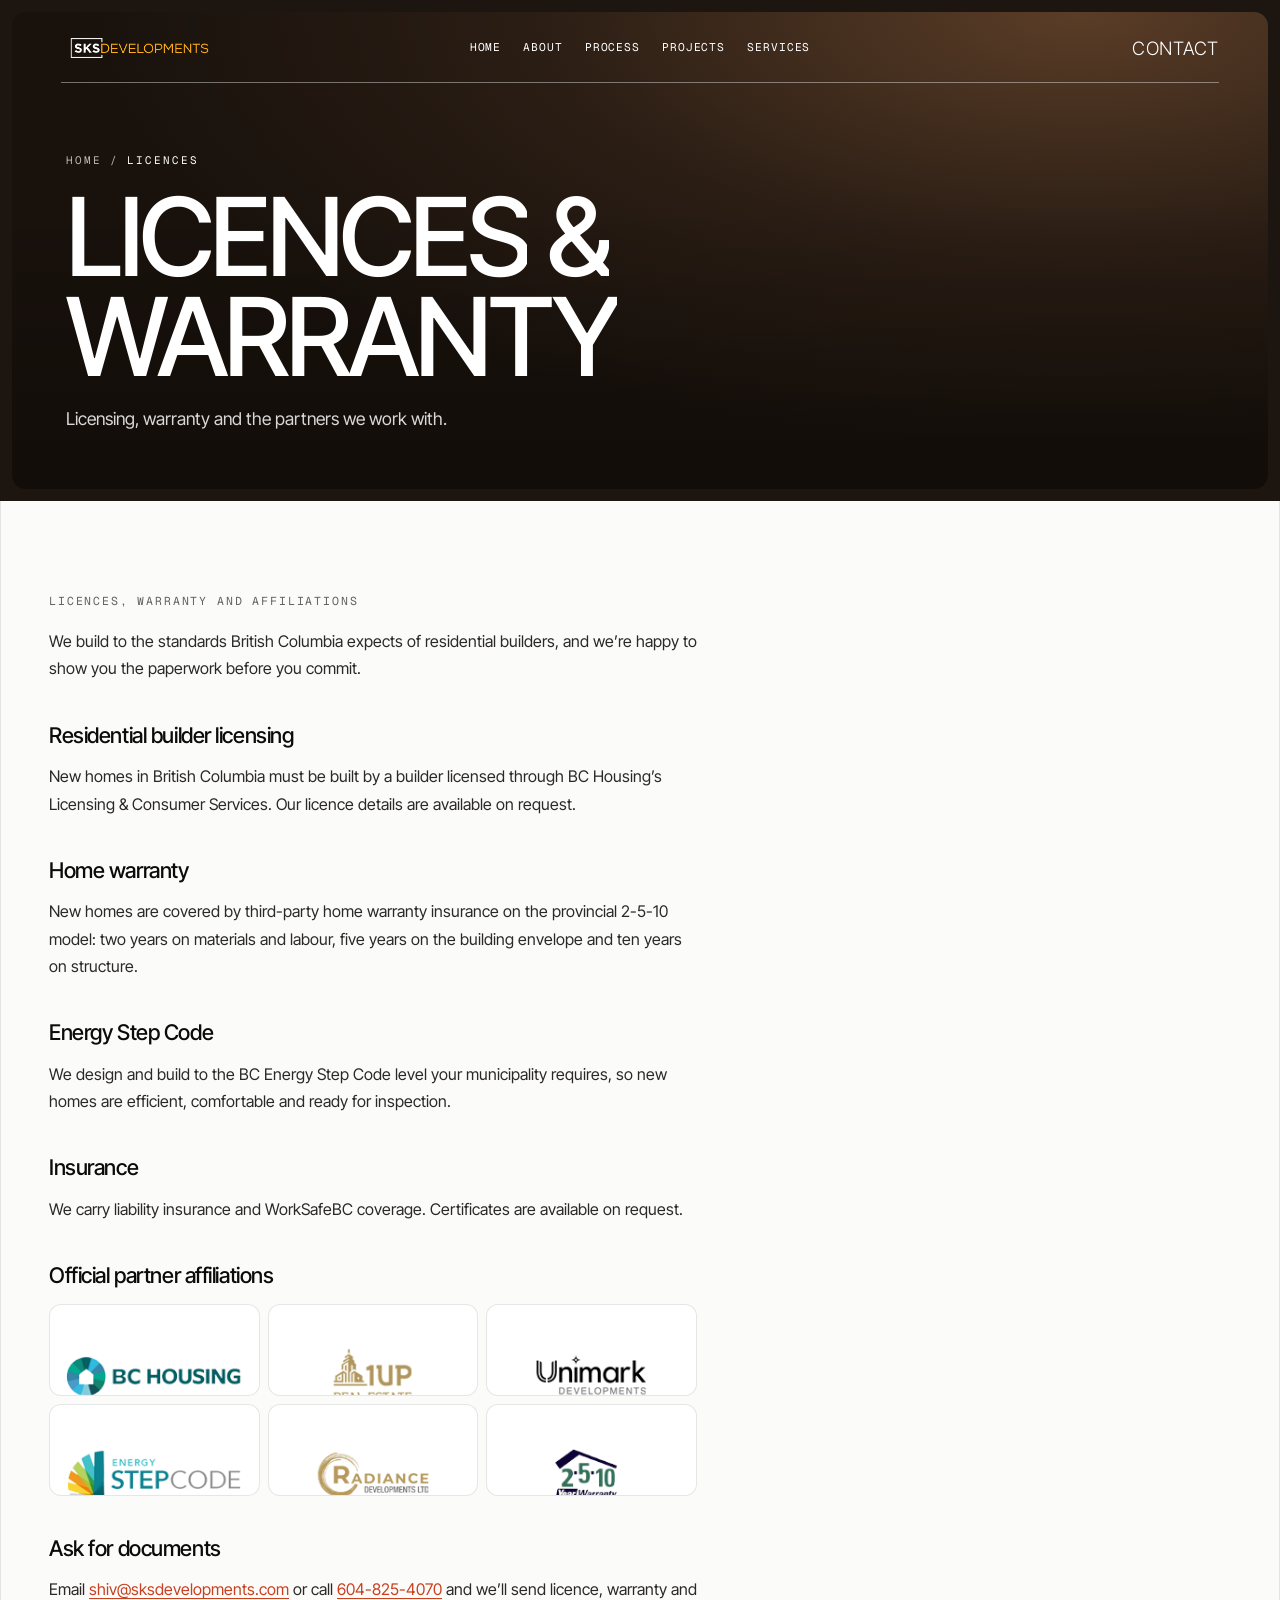
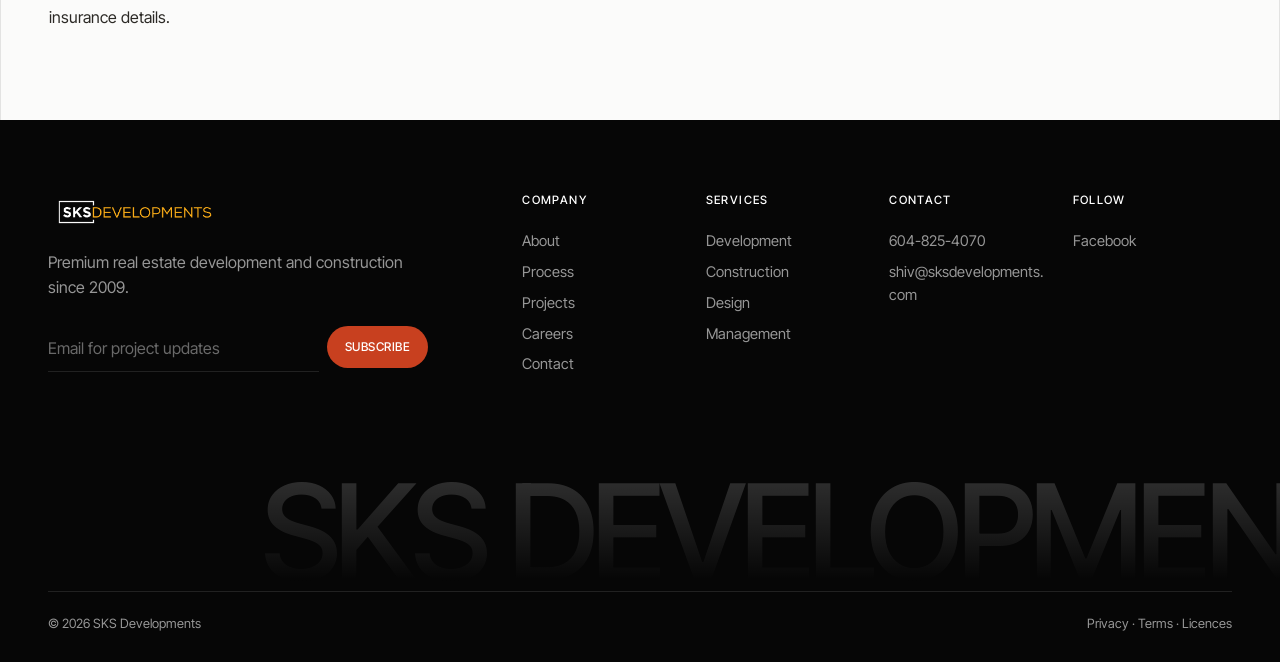
<file: licences.html>
<!doctype html>
<html lang="en">
<head>
  <meta charset="utf-8" />
  <meta name="viewport" content="width=device-width, initial-scale=1, viewport-fit=cover" />
  <title>Licences & Warranty | SKS Developments</title>
  <meta name="description" content="SKS Developments licensing, home warranty, Energy Step Code and partner affiliations." />
  <meta name="theme-color" content="#0a0a0a" />
  <link rel="icon" href="favicon.svg" type="image/svg+xml" />
  <link rel="preconnect" href="https://fonts.googleapis.com" />
  <link rel="preconnect" href="https://fonts.gstatic.com" crossorigin />
  <link href="https://fonts.googleapis.com/css2?family=Geist+Mono:wght@400;500&family=Inter+Tight:wght@300;400;500;600;700;800&display=swap" rel="stylesheet" />
  <link rel="stylesheet" href="styles.css?v=37" />
  <script>
    document.documentElement.classList.add('js');
    try {
      if (document.documentElement.hasAttribute('data-loader') && !matchMedia('(prefers-reduced-motion: reduce)').matches)
        document.documentElement.classList.add('is-loading');
    } catch (e) {}
  </script>
</head>
<body>
  <a class="skip" href="#main">Skip to content</a>

  <!-- ============ HEADER ============ -->
  <header class="header" id="top">
    <div class="header__inner">
      <a href="index.html" class="logo" aria-label="SKS Developments home"><img class="logo__img" src="images/sks-logo-white.png" alt="SKS Developments" width="300" height="69" /></a>

      <nav class="nav" aria-label="Primary">
        <a href="index.html">Home</a>
        <a href="about.html">About</a>
        <a href="process.html">Process</a>
        <a href="projects.html">Projects</a>
        <a href="services.html">Services</a>
      </nav>

      <a href="contact.html" class="header__contact">Contact</a>

      <span class="header__progress" aria-hidden="true"></span>
      <button class="burger" aria-label="Open menu" aria-expanded="false" aria-controls="mobile-menu">
        <span></span><span></span>
      </button>
    </div>
  </header>

  <div class="menu" id="mobile-menu" aria-hidden="true">
    <nav class="menu__nav" aria-label="Mobile">
      <a href="about.html"><small>01</small>About</a>
      <a href="process.html"><small>02</small>Process</a>
      <a href="services.html"><small>03</small>Services</a>
      <a href="projects.html"><small>04</small>Projects</a>
      <a href="contact.html"><small>05</small>Contact</a>
      <a href="careers.html"><small>06</small>Careers</a>
    </nav>
    <div class="menu__foot">
      <a href="tel:+16048254070">604-825-4070</a>
      <a href="mailto:shiv@sksdevelopments.com">shiv@sksdevelopments.com</a>
      <a href="https://www.facebook.com/sksdevelopments" target="_blank" rel="noopener">Facebook</a>
    </div>
  </div>

  <main id="main">

    <!-- ============ PAGE HERO ============ -->
    <section class="page-hero page-hero--plain" aria-label="Licences">
      <div class="page-hero__card">
        <div class="page-hero__inner">
          <nav class="crumbs" aria-label="Breadcrumb">
            <a href="index.html">Home</a><span aria-hidden="true">/</span><span aria-current="page">Licences</span>
          </nav>
          <h1 class="page-hero__title">Licences &amp; Warranty</h1>
          <p class="page-hero__lead">Licensing, warranty and the partners we work with.</p>
        </div>
      </div>
    </section>

    <!-- ============ CONTENT ============ -->
    <section class="section section--light">
      <div class="frame frame--tight">
        <article class="prose">
          <p class="prose__meta">Licences, warranty and affiliations</p>
          <p>We build to the standards British Columbia expects of residential builders, and we’re happy to show you the paperwork before you commit.</p>
          <h2>Residential builder licensing</h2>
          <p>New homes in British Columbia must be built by a builder licensed through BC Housing’s Licensing &amp; Consumer Services. Our licence details are available on request.</p>
          <h2>Home warranty</h2>
          <p>New homes are covered by third-party home warranty insurance on the provincial 2-5-10 model: two years on materials and labour, five years on the building envelope and ten years on structure.</p>
          <h2>Energy Step Code</h2>
          <p>We design and build to the BC Energy Step Code level your municipality requires, so new homes are efficient, comfortable and ready for inspection.</p>
          <h2>Insurance</h2>
          <p>We carry liability insurance and WorkSafeBC coverage. Certificates are available on request.</p>
          <h2>Official partner affiliations</h2>
          <ul class="logo-grid"><li><img src="images/partners/bc-housing.png" alt="BC Housing" width="190" height="150" loading="lazy" /></li><li><img src="images/partners/1up-real-estate.png" alt="1UP Real Estate" width="190" height="150" loading="lazy" /></li><li><img src="images/partners/unimark-developments.png" alt="Unimark Developments" width="190" height="150" loading="lazy" /></li><li><img src="images/partners/energy-step-code.png" alt="Energy Step Code" width="190" height="150" loading="lazy" /></li><li><img src="images/partners/radiance-developments.png" alt="Radiance Developments Ltd" width="190" height="150" loading="lazy" /></li><li><img src="images/partners/2-5-10-warranty.png" alt="2-5-10 Year Warranty" width="190" height="150" loading="lazy" /></li></ul>
          <h2>Ask for documents</h2>
          <p>Email <a href="mailto:shiv@sksdevelopments.com">shiv@sksdevelopments.com</a> or call <a href="tel:+16048254070">604-825-4070</a> and we’ll send licence, warranty and insurance details.</p>
        </article>
      </div>
    </section>

  </main>

  <!-- ============ FOOTER ============ -->
  <footer class="footer">
    <div class="wrap">
      <div class="footer__top">
        <div class="footer__brand">
          <a href="index.html" class="logo logo--light" aria-label="SKS Developments home"><img class="logo__img" src="images/sks-logo-white.png" alt="SKS Developments" width="300" height="69" />
          </a>
          <p>Premium real estate development and construction since 2009.</p>
          <form class="newsletter" novalidate>
            <label for="nl" class="sr-only">Email for project updates</label>
            <input id="nl" type="email" placeholder="Email for project updates" required />
            <button type="submit">Subscribe</button>
          </form>
          <p class="newsletter__note" role="status" aria-live="polite"></p>
        </div>

        <div class="footer__cols">
          <div>
            <h4>Company</h4>
            <a href="about.html">About</a><a href="process.html">Process</a><a href="projects.html">Projects</a><a href="careers.html">Careers</a><a href="contact.html">Contact</a>
          </div>
          <div>
            <h4>Services</h4>
            <a href="services.html#development">Development</a><a href="services.html#construction">Construction</a><a href="services.html#design">Design</a><a href="services.html#management">Management</a>
          </div>
          <div>
            <h4>Contact</h4>
            <a href="tel:+16048254070">604-825-4070</a><a href="mailto:shiv@sksdevelopments.com">shiv@sksdevelopments.com</a>
          </div>
          <div>
            <h4>Follow</h4>
            <a href="https://www.facebook.com/sksdevelopments" target="_blank" rel="noopener" aria-label="SKS Developments on Facebook">Facebook</a>
          </div>
        </div>
      </div>

      <p class="footer__word" aria-hidden="true"><span>SKS Developments</span></p>

      <div class="footer__bottom">
        <span>© <span id="year">2026</span> SKS Developments</span>
        <span><a href="privacy.html">Privacy</a> · <a href="terms.html">Terms</a> · <a href="licences.html">Licences</a></span>
      </div>
    </div>
  </footer>

  <!-- phone: app-style bottom tab bar -->
  <nav class="tabbar is-away" aria-label="Quick navigation">
    <span class="tabbar__glow" aria-hidden="true"></span>
    <a href="index.html">
      <svg viewBox="0 0 24 24" aria-hidden="true"><path d="M3 10.5 12 3l9 7.5V20a1 1 0 0 1-1 1h-5v-6h-6v6H4a1 1 0 0 1-1-1z"/></svg>
      <span>Home</span>
    </a>
    <a href="about.html">
      <svg viewBox="0 0 24 24" aria-hidden="true"><circle cx="12" cy="12" r="9"/><path d="M12 11v6M12 7.5v.5"/></svg>
      <span>About Us</span>
    </a>
    <a href="tel:+16048254070" class="tabbar__call" aria-label="Call SKS Developments on 604-825-4070">
      <svg viewBox="0 0 24 24" aria-hidden="true"><path d="M5 4h3l2 5-2.5 1.5a11 11 0 0 0 6 6L15 14l5 2v3a2 2 0 0 1-2 2A16 16 0 0 1 3 6a2 2 0 0 1 2-2"/></svg>
    </a>
    <a href="projects.html">
      <svg viewBox="0 0 24 24" aria-hidden="true"><path d="M3 21h18M5 21V8l7-5 7 5v13"/><path d="M9 21v-5h6v5M9 11h.01M15 11h.01"/></svg>
      <span>Our Projects</span>
    </a>
    <a href="contact.html">
      <svg viewBox="0 0 24 24" aria-hidden="true"><path d="M21 15a2 2 0 0 1-2 2H8l-5 4V5a2 2 0 0 1 2-2h14a2 2 0 0 1 2 2z"/><path d="M8 9h8M8 13h5"/></svg>
      <span>Contact Us</span>
    </a>
  </nav>

  <script src="script.js?v=16" defer></script>
</body>
</html>
</file>
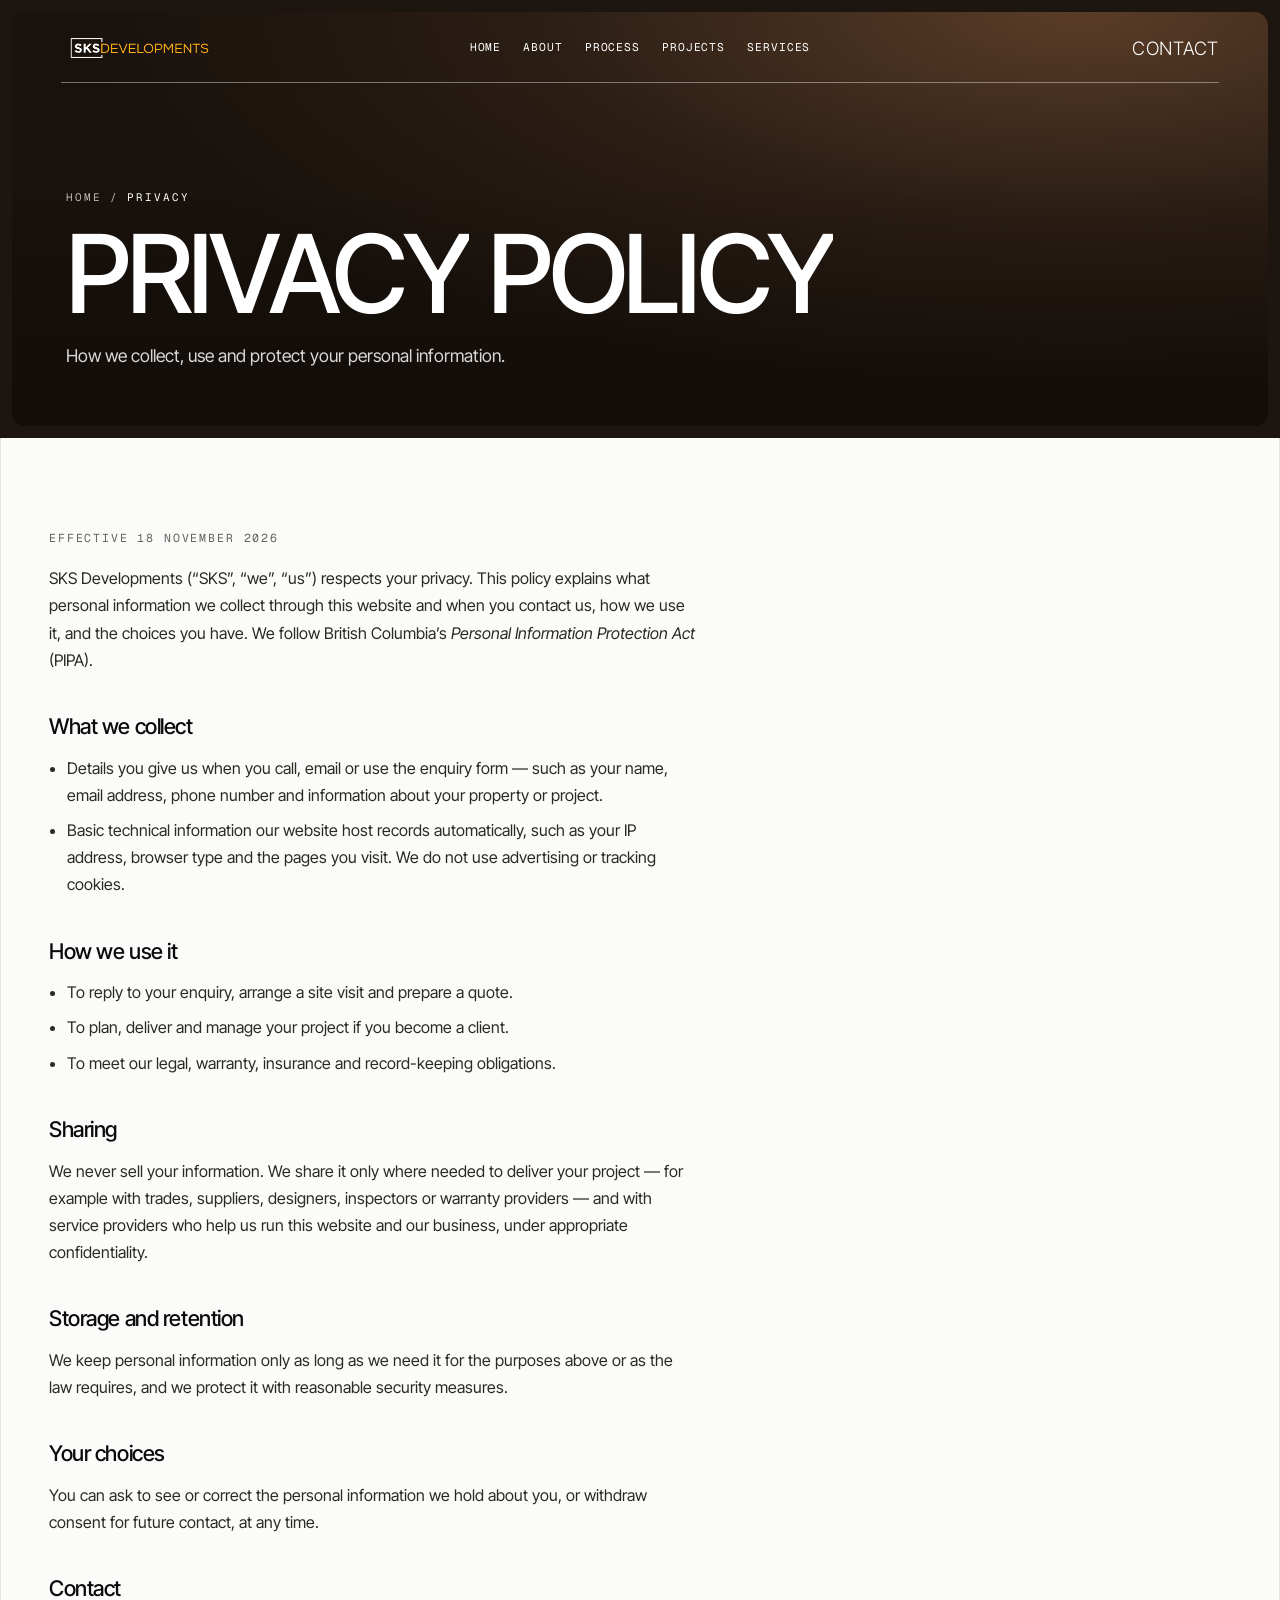
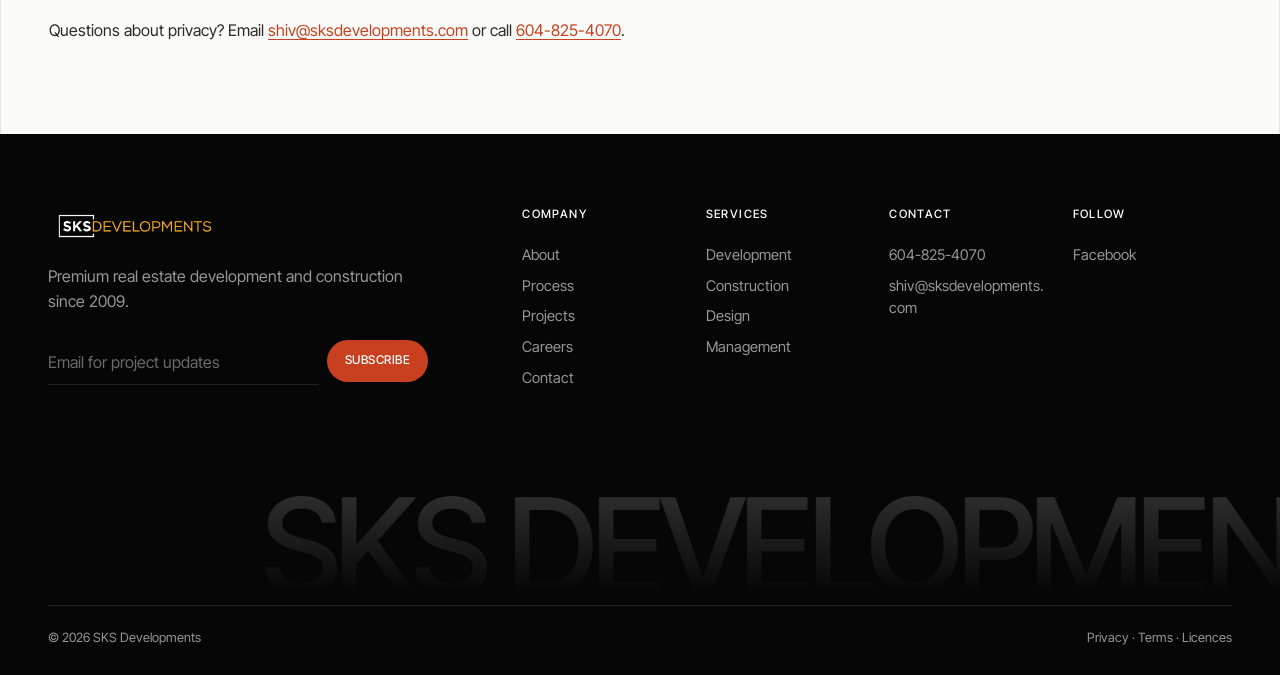
<file: privacy.html>
<!doctype html>
<html lang="en">
<head>
  <meta charset="utf-8" />
  <meta name="viewport" content="width=device-width, initial-scale=1, viewport-fit=cover" />
  <title>Privacy Policy | SKS Developments</title>
  <meta name="description" content="Privacy policy for SKS Developments." />
  <meta name="theme-color" content="#0a0a0a" />
  <link rel="icon" href="favicon.svg" type="image/svg+xml" />
  <link rel="preconnect" href="https://fonts.googleapis.com" />
  <link rel="preconnect" href="https://fonts.gstatic.com" crossorigin />
  <link href="https://fonts.googleapis.com/css2?family=Geist+Mono:wght@400;500&family=Inter+Tight:wght@300;400;500;600;700;800&display=swap" rel="stylesheet" />
  <link rel="stylesheet" href="styles.css?v=37" />
  <script>
    document.documentElement.classList.add('js');
    try {
      if (document.documentElement.hasAttribute('data-loader') && !matchMedia('(prefers-reduced-motion: reduce)').matches)
        document.documentElement.classList.add('is-loading');
    } catch (e) {}
  </script>
</head>
<body>
  <a class="skip" href="#main">Skip to content</a>

  <!-- ============ HEADER ============ -->
  <header class="header" id="top">
    <div class="header__inner">
      <a href="index.html" class="logo" aria-label="SKS Developments home"><img class="logo__img" src="images/sks-logo-white.png" alt="SKS Developments" width="300" height="69" /></a>

      <nav class="nav" aria-label="Primary">
        <a href="index.html">Home</a>
        <a href="about.html">About</a>
        <a href="process.html">Process</a>
        <a href="projects.html">Projects</a>
        <a href="services.html">Services</a>
      </nav>

      <a href="contact.html" class="header__contact">Contact</a>

      <span class="header__progress" aria-hidden="true"></span>
      <button class="burger" aria-label="Open menu" aria-expanded="false" aria-controls="mobile-menu">
        <span></span><span></span>
      </button>
    </div>
  </header>

  <div class="menu" id="mobile-menu" aria-hidden="true">
    <nav class="menu__nav" aria-label="Mobile">
      <a href="about.html"><small>01</small>About</a>
      <a href="process.html"><small>02</small>Process</a>
      <a href="services.html"><small>03</small>Services</a>
      <a href="projects.html"><small>04</small>Projects</a>
      <a href="contact.html"><small>05</small>Contact</a>
      <a href="careers.html"><small>06</small>Careers</a>
    </nav>
    <div class="menu__foot">
      <a href="tel:+16048254070">604-825-4070</a>
      <a href="mailto:shiv@sksdevelopments.com">shiv@sksdevelopments.com</a>
      <a href="https://www.facebook.com/sksdevelopments" target="_blank" rel="noopener">Facebook</a>
    </div>
  </div>

  <main id="main">

    <!-- ============ PAGE HERO ============ -->
    <section class="page-hero page-hero--plain" aria-label="Privacy">
      <div class="page-hero__card">
        <div class="page-hero__inner">
          <nav class="crumbs" aria-label="Breadcrumb">
            <a href="index.html">Home</a><span aria-hidden="true">/</span><span aria-current="page">Privacy</span>
          </nav>
          <h1 class="page-hero__title">Privacy Policy</h1>
          <p class="page-hero__lead">How we collect, use and protect your personal information.</p>
        </div>
      </div>
    </section>

    <!-- ============ CONTENT ============ -->
    <section class="section section--light">
      <div class="frame frame--tight">
        <article class="prose">
          <p class="prose__meta">Effective 18 November 2026</p>
          <p>SKS Developments (“SKS”, “we”, “us”) respects your privacy. This policy explains what personal information we collect through this website and when you contact us, how we use it, and the choices you have. We follow British Columbia’s <em>Personal Information Protection Act</em> (PIPA).</p>
          <h2>What we collect</h2>
          <ul>
            <li>Details you give us when you call, email or use the enquiry form — such as your name, email address, phone number and information about your property or project.</li>
            <li>Basic technical information our website host records automatically, such as your IP address, browser type and the pages you visit. We do not use advertising or tracking cookies.</li>
          </ul>
          <h2>How we use it</h2>
          <ul>
            <li>To reply to your enquiry, arrange a site visit and prepare a quote.</li>
            <li>To plan, deliver and manage your project if you become a client.</li>
            <li>To meet our legal, warranty, insurance and record-keeping obligations.</li>
          </ul>
          <h2>Sharing</h2>
          <p>We never sell your information. We share it only where needed to deliver your project — for example with trades, suppliers, designers, inspectors or warranty providers — and with service providers who help us run this website and our business, under appropriate confidentiality.</p>
          <h2>Storage and retention</h2>
          <p>We keep personal information only as long as we need it for the purposes above or as the law requires, and we protect it with reasonable security measures.</p>
          <h2>Your choices</h2>
          <p>You can ask to see or correct the personal information we hold about you, or withdraw consent for future contact, at any time.</p>
          <h2>Contact</h2>
          <p>Questions about privacy? Email <a href="mailto:shiv@sksdevelopments.com">shiv@sksdevelopments.com</a> or call <a href="tel:+16048254070">604-825-4070</a>.</p>
        </article>
      </div>
    </section>

  </main>

  <!-- ============ FOOTER ============ -->
  <footer class="footer">
    <div class="wrap">
      <div class="footer__top">
        <div class="footer__brand">
          <a href="index.html" class="logo logo--light" aria-label="SKS Developments home"><img class="logo__img" src="images/sks-logo-white.png" alt="SKS Developments" width="300" height="69" />
          </a>
          <p>Premium real estate development and construction since 2009.</p>
          <form class="newsletter" novalidate>
            <label for="nl" class="sr-only">Email for project updates</label>
            <input id="nl" type="email" placeholder="Email for project updates" required />
            <button type="submit">Subscribe</button>
          </form>
          <p class="newsletter__note" role="status" aria-live="polite"></p>
        </div>

        <div class="footer__cols">
          <div>
            <h4>Company</h4>
            <a href="about.html">About</a><a href="process.html">Process</a><a href="projects.html">Projects</a><a href="careers.html">Careers</a><a href="contact.html">Contact</a>
          </div>
          <div>
            <h4>Services</h4>
            <a href="services.html#development">Development</a><a href="services.html#construction">Construction</a><a href="services.html#design">Design</a><a href="services.html#management">Management</a>
          </div>
          <div>
            <h4>Contact</h4>
            <a href="tel:+16048254070">604-825-4070</a><a href="mailto:shiv@sksdevelopments.com">shiv@sksdevelopments.com</a>
          </div>
          <div>
            <h4>Follow</h4>
            <a href="https://www.facebook.com/sksdevelopments" target="_blank" rel="noopener" aria-label="SKS Developments on Facebook">Facebook</a>
          </div>
        </div>
      </div>

      <p class="footer__word" aria-hidden="true"><span>SKS Developments</span></p>

      <div class="footer__bottom">
        <span>© <span id="year">2026</span> SKS Developments</span>
        <span><a href="privacy.html">Privacy</a> · <a href="terms.html">Terms</a> · <a href="licences.html">Licences</a></span>
      </div>
    </div>
  </footer>

  <!-- phone: app-style bottom tab bar -->
  <nav class="tabbar is-away" aria-label="Quick navigation">
    <span class="tabbar__glow" aria-hidden="true"></span>
    <a href="index.html">
      <svg viewBox="0 0 24 24" aria-hidden="true"><path d="M3 10.5 12 3l9 7.5V20a1 1 0 0 1-1 1h-5v-6h-6v6H4a1 1 0 0 1-1-1z"/></svg>
      <span>Home</span>
    </a>
    <a href="about.html">
      <svg viewBox="0 0 24 24" aria-hidden="true"><circle cx="12" cy="12" r="9"/><path d="M12 11v6M12 7.5v.5"/></svg>
      <span>About Us</span>
    </a>
    <a href="tel:+16048254070" class="tabbar__call" aria-label="Call SKS Developments on 604-825-4070">
      <svg viewBox="0 0 24 24" aria-hidden="true"><path d="M5 4h3l2 5-2.5 1.5a11 11 0 0 0 6 6L15 14l5 2v3a2 2 0 0 1-2 2A16 16 0 0 1 3 6a2 2 0 0 1 2-2"/></svg>
    </a>
    <a href="projects.html">
      <svg viewBox="0 0 24 24" aria-hidden="true"><path d="M3 21h18M5 21V8l7-5 7 5v13"/><path d="M9 21v-5h6v5M9 11h.01M15 11h.01"/></svg>
      <span>Our Projects</span>
    </a>
    <a href="contact.html">
      <svg viewBox="0 0 24 24" aria-hidden="true"><path d="M21 15a2 2 0 0 1-2 2H8l-5 4V5a2 2 0 0 1 2-2h14a2 2 0 0 1 2 2z"/><path d="M8 9h8M8 13h5"/></svg>
      <span>Contact Us</span>
    </a>
  </nav>

  <script src="script.js?v=16" defer></script>
</body>
</html>
</file>
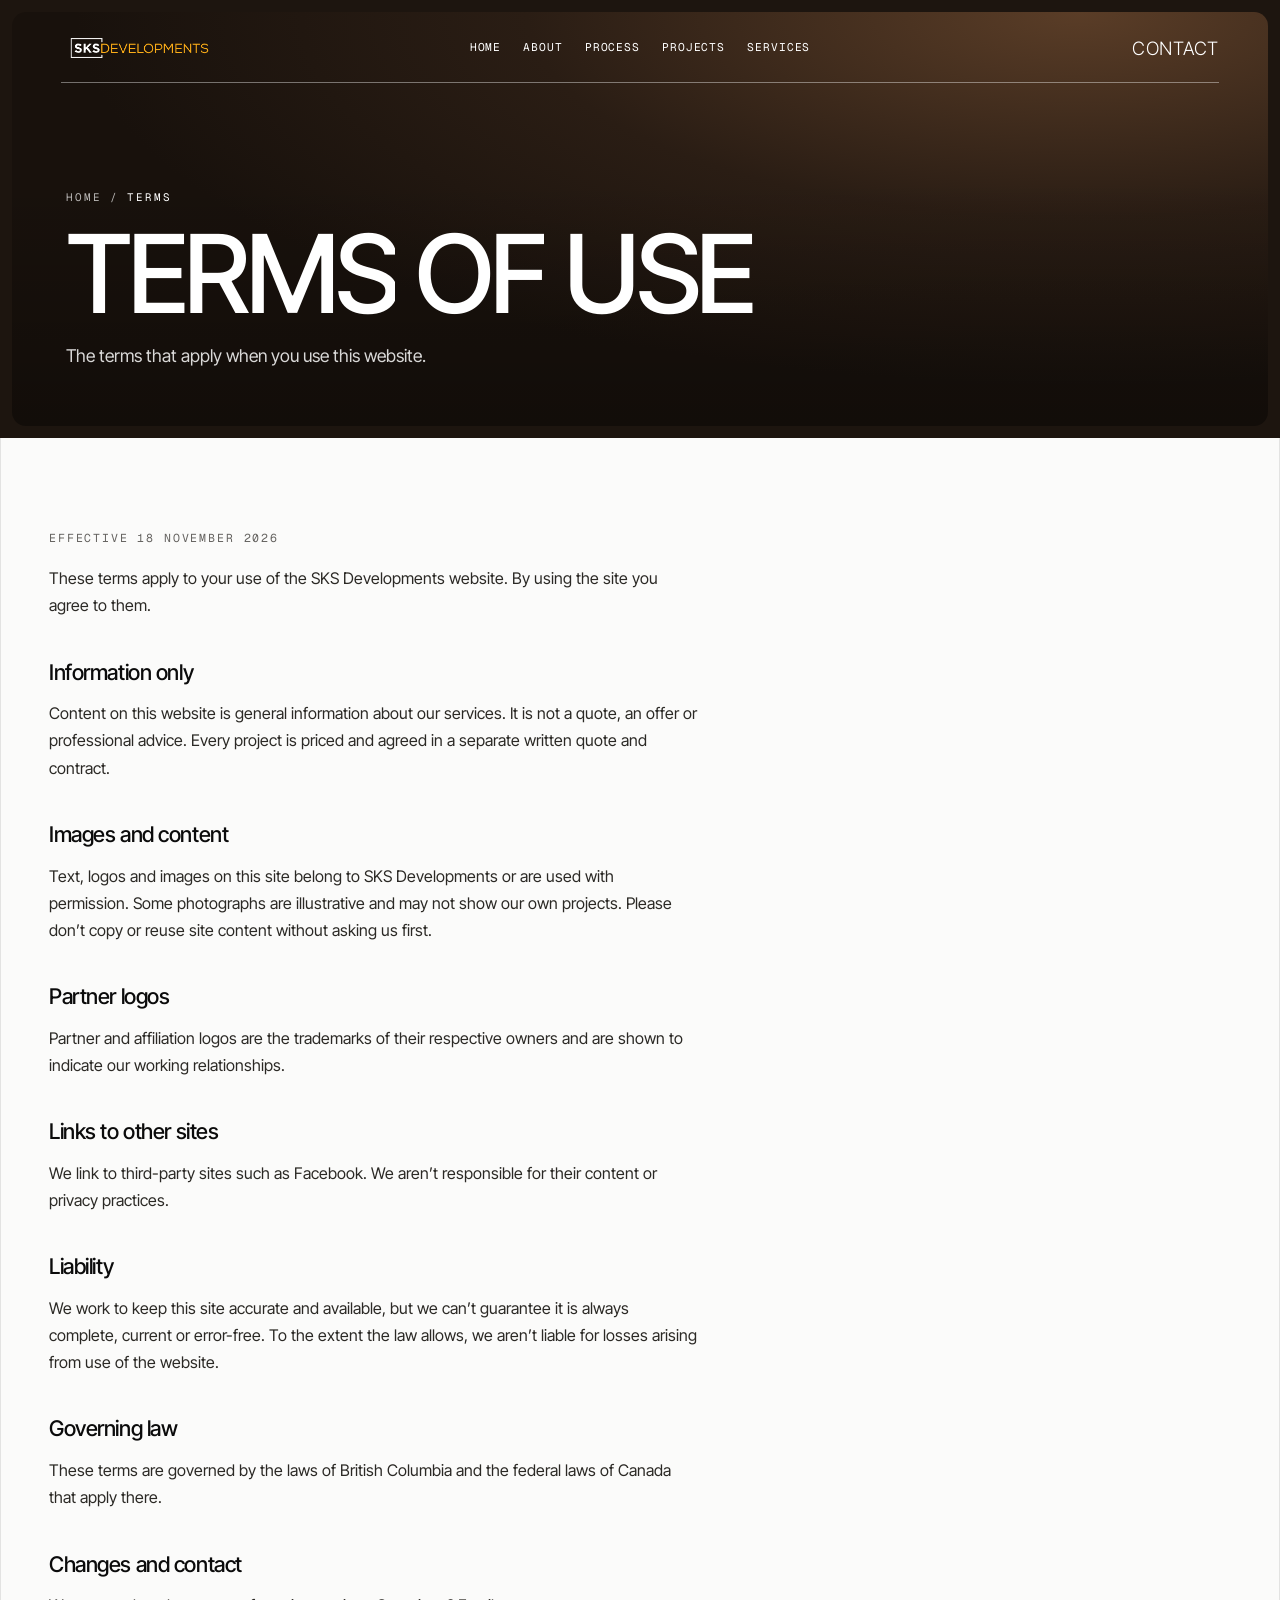
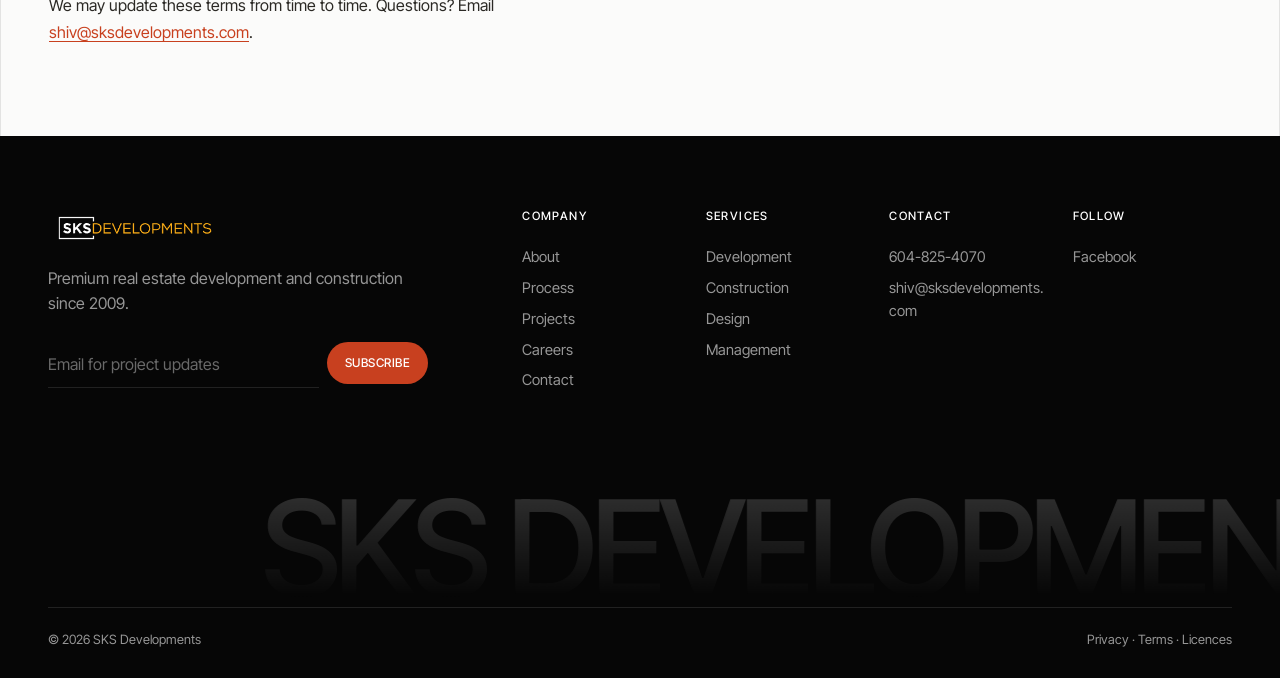
<file: terms.html>
<!doctype html>
<html lang="en">
<head>
  <meta charset="utf-8" />
  <meta name="viewport" content="width=device-width, initial-scale=1, viewport-fit=cover" />
  <title>Terms of Use | SKS Developments</title>
  <meta name="description" content="Terms of use for the SKS Developments website." />
  <meta name="theme-color" content="#0a0a0a" />
  <link rel="icon" href="favicon.svg" type="image/svg+xml" />
  <link rel="preconnect" href="https://fonts.googleapis.com" />
  <link rel="preconnect" href="https://fonts.gstatic.com" crossorigin />
  <link href="https://fonts.googleapis.com/css2?family=Geist+Mono:wght@400;500&family=Inter+Tight:wght@300;400;500;600;700;800&display=swap" rel="stylesheet" />
  <link rel="stylesheet" href="styles.css?v=37" />
  <script>
    document.documentElement.classList.add('js');
    try {
      if (document.documentElement.hasAttribute('data-loader') && !matchMedia('(prefers-reduced-motion: reduce)').matches)
        document.documentElement.classList.add('is-loading');
    } catch (e) {}
  </script>
</head>
<body>
  <a class="skip" href="#main">Skip to content</a>

  <!-- ============ HEADER ============ -->
  <header class="header" id="top">
    <div class="header__inner">
      <a href="index.html" class="logo" aria-label="SKS Developments home"><img class="logo__img" src="images/sks-logo-white.png" alt="SKS Developments" width="300" height="69" /></a>

      <nav class="nav" aria-label="Primary">
        <a href="index.html">Home</a>
        <a href="about.html">About</a>
        <a href="process.html">Process</a>
        <a href="projects.html">Projects</a>
        <a href="services.html">Services</a>
      </nav>

      <a href="contact.html" class="header__contact">Contact</a>

      <span class="header__progress" aria-hidden="true"></span>
      <button class="burger" aria-label="Open menu" aria-expanded="false" aria-controls="mobile-menu">
        <span></span><span></span>
      </button>
    </div>
  </header>

  <div class="menu" id="mobile-menu" aria-hidden="true">
    <nav class="menu__nav" aria-label="Mobile">
      <a href="about.html"><small>01</small>About</a>
      <a href="process.html"><small>02</small>Process</a>
      <a href="services.html"><small>03</small>Services</a>
      <a href="projects.html"><small>04</small>Projects</a>
      <a href="contact.html"><small>05</small>Contact</a>
      <a href="careers.html"><small>06</small>Careers</a>
    </nav>
    <div class="menu__foot">
      <a href="tel:+16048254070">604-825-4070</a>
      <a href="mailto:shiv@sksdevelopments.com">shiv@sksdevelopments.com</a>
      <a href="https://www.facebook.com/sksdevelopments" target="_blank" rel="noopener">Facebook</a>
    </div>
  </div>

  <main id="main">

    <!-- ============ PAGE HERO ============ -->
    <section class="page-hero page-hero--plain" aria-label="Terms">
      <div class="page-hero__card">
        <div class="page-hero__inner">
          <nav class="crumbs" aria-label="Breadcrumb">
            <a href="index.html">Home</a><span aria-hidden="true">/</span><span aria-current="page">Terms</span>
          </nav>
          <h1 class="page-hero__title">Terms of Use</h1>
          <p class="page-hero__lead">The terms that apply when you use this website.</p>
        </div>
      </div>
    </section>

    <!-- ============ CONTENT ============ -->
    <section class="section section--light">
      <div class="frame frame--tight">
        <article class="prose">
          <p class="prose__meta">Effective 18 November 2026</p>
          <p>These terms apply to your use of the SKS Developments website. By using the site you agree to them.</p>
          <h2>Information only</h2>
          <p>Content on this website is general information about our services. It is not a quote, an offer or professional advice. Every project is priced and agreed in a separate written quote and contract.</p>
          <h2>Images and content</h2>
          <p>Text, logos and images on this site belong to SKS Developments or are used with permission. Some photographs are illustrative and may not show our own projects. Please don’t copy or reuse site content without asking us first.</p>
          <h2>Partner logos</h2>
          <p>Partner and affiliation logos are the trademarks of their respective owners and are shown to indicate our working relationships.</p>
          <h2>Links to other sites</h2>
          <p>We link to third-party sites such as Facebook. We aren’t responsible for their content or privacy practices.</p>
          <h2>Liability</h2>
          <p>We work to keep this site accurate and available, but we can’t guarantee it is always complete, current or error-free. To the extent the law allows, we aren’t liable for losses arising from use of the website.</p>
          <h2>Governing law</h2>
          <p>These terms are governed by the laws of British Columbia and the federal laws of Canada that apply there.</p>
          <h2>Changes and contact</h2>
          <p>We may update these terms from time to time. Questions? Email <a href="mailto:shiv@sksdevelopments.com">shiv@sksdevelopments.com</a>.</p>
        </article>
      </div>
    </section>

  </main>

  <!-- ============ FOOTER ============ -->
  <footer class="footer">
    <div class="wrap">
      <div class="footer__top">
        <div class="footer__brand">
          <a href="index.html" class="logo logo--light" aria-label="SKS Developments home"><img class="logo__img" src="images/sks-logo-white.png" alt="SKS Developments" width="300" height="69" />
          </a>
          <p>Premium real estate development and construction since 2009.</p>
          <form class="newsletter" novalidate>
            <label for="nl" class="sr-only">Email for project updates</label>
            <input id="nl" type="email" placeholder="Email for project updates" required />
            <button type="submit">Subscribe</button>
          </form>
          <p class="newsletter__note" role="status" aria-live="polite"></p>
        </div>

        <div class="footer__cols">
          <div>
            <h4>Company</h4>
            <a href="about.html">About</a><a href="process.html">Process</a><a href="projects.html">Projects</a><a href="careers.html">Careers</a><a href="contact.html">Contact</a>
          </div>
          <div>
            <h4>Services</h4>
            <a href="services.html#development">Development</a><a href="services.html#construction">Construction</a><a href="services.html#design">Design</a><a href="services.html#management">Management</a>
          </div>
          <div>
            <h4>Contact</h4>
            <a href="tel:+16048254070">604-825-4070</a><a href="mailto:shiv@sksdevelopments.com">shiv@sksdevelopments.com</a>
          </div>
          <div>
            <h4>Follow</h4>
            <a href="https://www.facebook.com/sksdevelopments" target="_blank" rel="noopener" aria-label="SKS Developments on Facebook">Facebook</a>
          </div>
        </div>
      </div>

      <p class="footer__word" aria-hidden="true"><span>SKS Developments</span></p>

      <div class="footer__bottom">
        <span>© <span id="year">2026</span> SKS Developments</span>
        <span><a href="privacy.html">Privacy</a> · <a href="terms.html">Terms</a> · <a href="licences.html">Licences</a></span>
      </div>
    </div>
  </footer>

  <!-- phone: app-style bottom tab bar -->
  <nav class="tabbar is-away" aria-label="Quick navigation">
    <span class="tabbar__glow" aria-hidden="true"></span>
    <a href="index.html">
      <svg viewBox="0 0 24 24" aria-hidden="true"><path d="M3 10.5 12 3l9 7.5V20a1 1 0 0 1-1 1h-5v-6h-6v6H4a1 1 0 0 1-1-1z"/></svg>
      <span>Home</span>
    </a>
    <a href="about.html">
      <svg viewBox="0 0 24 24" aria-hidden="true"><circle cx="12" cy="12" r="9"/><path d="M12 11v6M12 7.5v.5"/></svg>
      <span>About Us</span>
    </a>
    <a href="tel:+16048254070" class="tabbar__call" aria-label="Call SKS Developments on 604-825-4070">
      <svg viewBox="0 0 24 24" aria-hidden="true"><path d="M5 4h3l2 5-2.5 1.5a11 11 0 0 0 6 6L15 14l5 2v3a2 2 0 0 1-2 2A16 16 0 0 1 3 6a2 2 0 0 1 2-2"/></svg>
    </a>
    <a href="projects.html">
      <svg viewBox="0 0 24 24" aria-hidden="true"><path d="M3 21h18M5 21V8l7-5 7 5v13"/><path d="M9 21v-5h6v5M9 11h.01M15 11h.01"/></svg>
      <span>Our Projects</span>
    </a>
    <a href="contact.html">
      <svg viewBox="0 0 24 24" aria-hidden="true"><path d="M21 15a2 2 0 0 1-2 2H8l-5 4V5a2 2 0 0 1 2-2h14a2 2 0 0 1 2 2z"/><path d="M8 9h8M8 13h5"/></svg>
      <span>Contact Us</span>
    </a>
  </nav>

  <script src="script.js?v=16" defer></script>
</body>
</html>
</file>
<file: styles.css>
/* =========================================================
   SKS Developments — Real Estate Development & Construction
   Mobile-first stylesheet
   ========================================================= */

:root {
  --bg: #fbfbfa;
  --ink: #0b0b0b;
  --muted: #64625f;
  --line: rgba(11, 11, 11, 0.1);
  --dark: #060606;
  --dark-2: #111;
  --dark-line: rgba(255, 255, 255, 0.11);
  --dark-muted: rgba(255, 255, 255, 0.58);
  --accent: #c8401f;
  --accent-hi: #e8603b;
  --accent-ink: #fff;

  --gut: 20px;
  --sec: 72px;
  --max: 1280px;
  --radius: 6px;
  --ease: cubic-bezier(0.22, 1, 0.36, 1);

  --font: "Inter Tight", ui-sans-serif, system-ui, -apple-system, "Segoe UI", Roboto, sans-serif;
}

@media (min-width: 640px) { :root { --gut: 32px; --sec: 96px; } }
@media (min-width: 1024px) { :root { --gut: 48px; --sec: 128px; } }

/* ---------- reset ---------- */
*, *::before, *::after { box-sizing: border-box; }
html { scroll-behavior: smooth; -webkit-text-size-adjust: 100%; }
body {
  margin: 0;
  font-family: var(--font);
  font-size: 1rem;
  line-height: 1.55;
  color: var(--ink);
  background: var(--bg);
  -webkit-font-smoothing: antialiased;
  overflow-x: hidden;
}
img, svg { display: block; max-width: 100%; }
a { color: inherit; text-decoration: none; }
h1, h2, h3, h4, p, ol, ul, dl, dd, figure { margin: 0; }
ol, ul { padding: 0; list-style: none; }
button, input, select, textarea { font: inherit; color: inherit; }
button { cursor: pointer; background: none; border: 0; padding: 0; }
:focus-visible { outline: 2px solid var(--accent); outline-offset: 3px; }

.sr-only {
  position: absolute; width: 1px; height: 1px; padding: 0; margin: -1px;
  overflow: hidden; clip: rect(0 0 0 0); white-space: nowrap; border: 0;
}
.skip {
  position: fixed; left: 12px; top: -60px; z-index: 100;
  background: var(--accent); color: #fff; padding: 10px 16px; border-radius: 999px;
  transition: top .2s;
}
.skip:focus { top: 12px; }

.wrap { max-width: var(--max); margin-inline: auto; padding-inline: var(--gut); }

/* ---------- typography ---------- */
.display {
  font-weight: 400;
  font-size: clamp(2.15rem, 7.4vw, 4.6rem);
  line-height: 1.02;
  letter-spacing: -0.04em;
  text-wrap: balance;
}
.display--light { color: #fff; }
.muted { opacity: 0.55; }

.eyebrow {
  display: inline-flex; align-items: center; gap: 10px;
  font-size: 0.75rem; font-weight: 500;
  text-transform: uppercase; letter-spacing: 0.08em;
  margin-bottom: 20px;
}
.eyebrow::before { content: ""; width: 7px; height: 7px; background: var(--accent); flex: none; }
.eyebrow--light { color: rgba(255, 255, 255, 0.8); }

/* ---------- buttons ---------- */
.btn { display: inline-flex; align-items: center; gap: 4px; }
.btn__label {
  display: inline-flex; align-items: center; justify-content: center;
  height: 44px; padding: 0 20px;
  border-radius: 999px;
  background: var(--accent); color: var(--accent-ink);
  font-size: 0.8125rem; font-weight: 500; letter-spacing: 0.03em; text-transform: uppercase;
  white-space: nowrap;
  transition: background .3s var(--ease);
}
.btn__icon {
  display: grid; place-items: center;
  width: 44px; height: 44px; flex: none;
  border-radius: 50%; background: var(--accent);
  transition: transform .4s var(--ease), background .3s var(--ease);
}
.btn__icon svg, .round-btn svg {
  width: 16px; height: 16px; fill: none; stroke: #fff; stroke-width: 1.6;
  stroke-linecap: round; stroke-linejoin: round;
}
.btn:hover .btn__label, .btn:hover .btn__icon { background: var(--accent-hi); }
.btn:hover .btn__icon { transform: rotate(-45deg); }
.btn--sm .btn__label { height: 38px; padding: 0 16px; font-size: 0.75rem; }
.btn--sm .btn__icon { width: 38px; height: 38px; }
.btn--full { width: 100%; }
.btn--full .btn__label { flex: 1; height: 52px; }
.btn--full .btn__icon { width: 52px; height: 52px; }

.link-light {
  color: #fff; font-size: 0.9rem;
  border-bottom: 1px solid rgba(255, 255, 255, 0.4);
  padding-bottom: 2px; transition: border-color .3s;
}
.link-light:hover { border-color: #fff; }

.round-btn {
  display: grid; place-items: center;
  width: 46px; height: 46px; border-radius: 50%;
  background: var(--accent); transition: background .3s, transform .3s var(--ease);
}
.round-btn:hover { background: var(--accent-hi); }
.round-btn:active { transform: scale(.94); }
.round-btn:disabled { opacity: .35; cursor: default; }

/* ---------- icons ---------- */
.icon {
  width: 40px; height: 40px; fill: none; stroke: var(--accent);
  stroke-width: 1.4; stroke-linecap: round; stroke-linejoin: round;
}
.icon--lg { width: 52px; height: 52px; }

/* =========================================================
   HEADER + MENU
   ========================================================= */
:root { --mono: "Geist Mono", ui-monospace, SFMono-Regular, Menlo, monospace; --frame: 8px; }
@media (min-width: 900px) { :root { --frame: 12px; } }

.header {
  position: fixed; inset: 0 0 auto; z-index: 50; color: #fff;
  padding: var(--frame) 0 0;
  transition: transform .55s var(--ease), padding .55s var(--ease), background .4s;
}
.menu-open .header { padding-top: 0; background: rgba(24, 18, 13, .94); }
.header__inner {
  max-width: calc(var(--max) + 2 * var(--gut) + 2 * var(--frame)); margin-inline: auto; padding-inline: calc(var(--gut) + var(--frame));
  display: flex; align-items: center; gap: 24px; height: 72px; position: relative;
  border: 1px solid transparent; border-radius: 999px;
  transition: max-width .6s var(--ease), height .5s var(--ease), padding .5s var(--ease),
              background .5s, border-color .5s, box-shadow .5s;
}
.header__inner::after {
  content: ""; position: absolute; bottom: 0; left: calc(var(--gut) + var(--frame)); right: calc(var(--gut) + var(--frame));
  height: 1px; background: rgba(255,255,255,.4); transition: opacity .4s;
}
.is-scrolled .header__inner::after, .menu-open .header__inner::after { opacity: 0; }

/* ---- scrolled: header becomes a floating glass pill ---- */
.header.is-scrolled { padding: 10px 10px 0; }
.header.is-scrolled .header__inner {
  max-width: 1120px; height: 60px; padding-inline: 22px 8px;
  background: rgba(22, 16, 12, .7);
  -webkit-backdrop-filter: blur(16px) saturate(1.4); backdrop-filter: blur(16px) saturate(1.4);
  border-color: rgba(255, 255, 255, .12);
  box-shadow: 0 12px 40px rgba(0, 0, 0, .28);
}
.menu-open .header.is-scrolled .header__inner { background: transparent; border-color: transparent; box-shadow: none; }
/* slides away while scrolling down, back on the first scroll up */
.header.is-hidden:not(.menu-open .header) { transform: translateY(-120%); }

/* scroll progress along the bottom of the pill */
.header__progress {
  position: absolute; left: 26px; right: 26px; bottom: -1px; height: 2px; border-radius: 2px;
  background: var(--accent); transform-origin: left; transform: scaleX(var(--progress, 0));
  opacity: 0; transition: opacity .4s;
}
.is-scrolled .header__progress { opacity: 1; }
.menu-open .header__progress { opacity: 0; }

.logo { font-size: 1.3rem; font-weight: 700; letter-spacing: -0.03em; text-transform: uppercase; line-height: 1; white-space: nowrap; }
.logo__thin { font-weight: 300; letter-spacing: 0; }
.logo__img { display: block; height: 30px; width: auto; transition: height .5s var(--ease); }
.is-scrolled .logo__img { height: 26px; }
@media (min-width: 960px) { .logo__img { height: 36px; } }
.footer .logo__img { height: 40px; }
.loader__brand img { display: block; height: 40px; width: auto; }
.logo__mark { width: 30px; height: 30px; }
.logo--light { display: inline-flex; align-items: center; gap: 10px; text-transform: none; font-weight: 500; font-size: 1.3rem; }

.nav, .header__contact { display: none; }

.burger {
  margin-left: auto; width: 44px; height: 44px; margin-right: -10px;
  display: grid; place-content: center; gap: 7px; color: #fff;
}
.burger span { display: block; width: 26px; height: 1.5px; background: currentColor; transition: transform .4s var(--ease); }
.menu-open .burger span:first-child { transform: translateY(4.25px) rotate(45deg); }
.menu-open .burger span:last-child { transform: translateY(-4.25px) rotate(-45deg); }

.menu {
  position: fixed; inset: 0; z-index: 40;
  background: #18120d; color: #fff;
  padding: 112px var(--gut) 40px;
  display: flex; flex-direction: column; justify-content: space-between;
  transform: translateY(-100%); visibility: hidden;
  transition: transform .6s var(--ease), visibility 0s .6s;
}
.menu-open .menu { transform: none; visibility: visible; transition: transform .6s var(--ease); }
.menu-open { overflow: hidden; }
.menu__nav a {
  display: flex; align-items: baseline; gap: 14px;
  font-size: clamp(2.2rem, 11vw, 3.5rem); font-weight: 700; letter-spacing: -0.04em; text-transform: uppercase;
  line-height: 1.1; padding: 10px 0; border-bottom: 1px solid var(--dark-line);
}
.menu__nav small { font-family: var(--mono); font-weight: 400; font-size: .7rem; color: #d9b98f; letter-spacing: 0; }
.menu__foot { display: grid; gap: 6px; color: var(--dark-muted); font-family: var(--mono); font-size: .8rem; }

@media (min-width: 960px) {
  .header__inner { display: grid; grid-template-columns: 1fr auto 1fr; }
  .nav { display: flex; gap: 22px; }
  .nav a, .header__contact { transition: opacity .3s; }
  .nav a {
    font-family: var(--mono); font-size: .7rem; letter-spacing: .08em; text-transform: uppercase;
    position: relative; padding: 6px 0;
  }
  .nav a::after {
    content: ""; position: absolute; left: 0; right: 0; bottom: 0; height: 1px; background: currentColor;
    transform: scaleX(0); transform-origin: right; transition: transform .4s var(--ease);
  }
  .nav a:hover::after { transform: scaleX(1); transform-origin: left; }
  .header__contact {
    display: block; justify-self: end;
    font-size: 1.15rem; font-weight: 300; letter-spacing: .04em; text-transform: uppercase;
  }
  .header__contact:hover { opacity: .7; }
  .header__contact { transition: background .4s, padding .4s var(--ease), font-size .4s, opacity .3s; border-radius: 999px; }
  .is-scrolled .header__contact {
    background: var(--accent); padding: 11px 22px; font-size: .78rem; font-weight: 500; letter-spacing: .08em;
  }
  .is-scrolled .header__contact:hover { opacity: 1; background: var(--accent-hi); }
  /* current section marker */
  .nav a.is-current::before {
    content: ""; position: absolute; left: 50%; top: -7px; width: 4px; height: 4px; margin-left: -2px;
    border-radius: 50%; background: var(--accent-hi);
  }
  .burger, .menu { display: none; }
}

/* =========================================================
   HERO — framed card, giant brand word, stats, headline
   ========================================================= */
.hero {
  --sand: #3a2a1d;
  padding: var(--frame);
  background: #1d150f;
}
.hero__card {
  position: relative; overflow: hidden; isolation: isolate;
  border-radius: 14px;
  min-height: calc(100vh - 2 * var(--frame));
  min-height: calc(100svh - 2 * var(--frame));
  display: flex; color: #fff;
  background: #8a6b4f;
}
.hero__media { position: absolute; inset: 0; z-index: -1; }
/* the cut-out copy of the photo: sits above the big word, below everything else.
   script.js sets its clip-path to the building outline. */
.hero__front {
  position: absolute; inset: 0; z-index: 2; pointer-events: none;
  clip-path: polygon(0 0, 0 0, 0 0);
}
.hero__media img, .hero__front img {
  width: 100%; height: 100%; object-fit: cover; object-position: 66% 50%;
  /* soft, warm grade like the reference */
  filter: saturate(.8) sepia(.18) brightness(.98) contrast(.98);
}
/* zoom the layers (not the images) so the cut-out stays locked to the photo */
.hero__media, .hero__front { animation: heroZoom 2.4s var(--ease) both; }
@keyframes heroZoom { from { transform: scale(1.14); opacity: .4; } }
.hero__media::after, .hero__front::after {
  content: ""; position: absolute; inset: 0;
  background:
    /* warm haze */
    linear-gradient(rgba(150, 110, 70, .16), rgba(150, 110, 70, .16)),
    /* top shade for header + brand word */
    linear-gradient(180deg, rgba(40, 26, 14, .5) 0%, rgba(40, 26, 14, 0) 30%),
    /* bottom shade for tagline */
    linear-gradient(0deg, rgba(30, 20, 12, .7) 0%, rgba(30, 20, 12, 0) 30%);
}

.hero__inner {
  position: relative; width: 100%;
  max-width: calc(var(--max) + 2 * var(--gut)); margin-inline: auto;
  padding: 100px var(--gut) 24px;
  display: grid;
  grid-template-columns: 1fr;
  grid-template-areas: "brand" "stats" "space" "headline" "bottom";
  grid-template-rows: auto auto 1fr auto auto;
}

/* giant brand word */
.hero__brand {
  grid-area: brand; overflow: hidden;
  font-weight: 800; text-transform: uppercase; color: #fff;
  font-size: 47vw; line-height: .78; letter-spacing: -0.055em;
  padding-top: .04em; margin-left: -.03em;
  position: relative; z-index: 1;
}
.hero__stats, .hero__headline, .hero__bottom { position: relative; z-index: 3; }
.hero__brand span { display: block; animation: riseIn 1.4s var(--ease) .35s both; }

/* stats */
.hero__stats { text-shadow: 0 1px 12px rgba(30,18,8,.45); grid-area: stats; display: grid; grid-template-columns: repeat(3, auto); justify-content: start; gap: 28px; margin-top: 28px; }
.hero__stats li { display: grid; gap: 6px; animation: fadeUp 1s var(--ease) both; }
.hero__stats li:nth-child(1) { animation-delay: .9s; }
.hero__stats li:nth-child(2) { animation-delay: 1s; }
.hero__stats li:nth-child(3) { animation-delay: 1.1s; }
.hero__stats strong { font-size: 1.5rem; font-weight: 700; letter-spacing: -0.03em; line-height: 1; }
.hero__stats span { font-family: var(--mono); font-size: .6rem; letter-spacing: .06em; text-transform: uppercase; line-height: 1.25; opacity: .92; }

/* headline */
.hero__headline {
  grid-area: headline;
  font-weight: 700; text-transform: uppercase; color: #fff;
  font-size: clamp(2.2rem, 11vw, 4.4rem); line-height: .9; letter-spacing: -0.035em;
  margin: 40px 0 28px;
  text-shadow: 0 2px 30px rgba(30,18,8,.25);
}
.hl { display: block; overflow: hidden; padding-bottom: .04em; }
.hl > span { display: block; animation: riseIn 1.1s var(--ease) both; }
.hl:nth-child(1) > span { animation-delay: .8s; }
.hl:nth-child(2) > span { animation-delay: .9s; }
.hl:nth-child(3) > span { animation-delay: 1s; }
.hl:nth-child(4) > span { animation-delay: 1.1s; }
/* desktop: "Surrey" drops to its own line so the headline clears the building */
@media (min-width: 960px) { .hl__break { display: block; } }

/* bottom row */
.hero__bottom {
  grid-area: bottom; display: grid; gap: 22px;
  padding-bottom: 22px; border-bottom: 1px solid rgba(255,255,255,.4);
  animation: fadeUp 1s var(--ease) 1.2s both;
}
.hero__tagline {
  font-size: 1rem; font-weight: 500; text-transform: uppercase; line-height: 1.08; letter-spacing: -0.01em;
  max-width: 30ch;
}

/* boxed button */
.boxbtn { display: inline-flex; align-items: stretch; height: 46px; background: #fff; color: #1d150f; width: max-content; }
.boxbtn__label {
  display: flex; align-items: center; padding: 0 18px;
  font-family: var(--mono); font-size: .95rem; letter-spacing: .1em; text-transform: uppercase;
}
.boxbtn__icon {
  display: grid; place-items: center; width: 48px;
  border-left: 1px solid rgba(29,21,15,.25);
  transition: background .3s, color .3s;
}
.boxbtn__icon svg { width: 16px; height: 16px; fill: none; stroke: currentColor; stroke-width: 1.5; stroke-linecap: round; stroke-linejoin: round; transition: transform .4s var(--ease); }
.boxbtn:hover .boxbtn__icon { background: var(--accent); color: #fff; }
.boxbtn:hover .boxbtn__icon svg { transform: translateX(3px); }

/* scroll parallax: script.js sets --py (pixels scrolled through the hero).
   Uses the separate translate property so it stacks with the intro animations.
   Photo layers move slowest-of-page (drift down), the big word a little less
   (so the building slides past it), the text moves up slightly faster. */
.hero__media, .hero__front { translate: 0 calc(var(--py, 0) * .35px); }
.hero__brand { translate: 0 calc(var(--py, 0) * .2px); }
.hero__stats, .hero__headline, .hero__bottom { translate: 0 calc(var(--py, 0) * -.12px); }

@keyframes riseIn { from { transform: translateY(105%); } to { transform: none; } }
@keyframes fadeUp { from { opacity: 0; transform: translateY(18px); } to { opacity: 1; transform: none; } }

@media (min-width: 640px) {
  .hero__brand { font-size: 36vw; }
  .hero__headline { font-size: clamp(3rem, 8vw, 4.4rem); }
  .hero__bottom { grid-template-columns: auto 1fr; align-items: end; }
  .hero__tagline { justify-self: end; }
}

@media (min-width: 960px) {
  .hero__inner {
    padding: 110px calc(var(--gut) + var(--frame) - var(--frame)) 26px;
    grid-template-columns: minmax(150px, 15%) 1fr;
    grid-template-areas:
      "stats brand"
      "space space"
      "headline headline"
      "bottom bottom";
    grid-template-rows: auto 1fr auto auto;
    column-gap: 24px;
  }
  .hero__brand { font-size: min(21vw, 19rem); justify-self: center; margin: 0; }
  .hero__stats { grid-template-columns: 1fr; gap: 26px; margin-top: 18px; align-self: start; }
  .hero__stats strong { font-size: 1.6rem; }
  .hero__headline {
    color: var(--sand); text-shadow: none;
    font-size: clamp(2.4rem, 3.1vw, 3.2rem); line-height: .92;
    margin: 0 0 48px 12px;
  }
  .hero__media::after, .hero__front::after {
    background:
      linear-gradient(rgba(150, 110, 70, .14), rgba(150, 110, 70, .14)),
      linear-gradient(180deg, rgba(232, 176, 104, .28) 0%, rgba(232, 176, 104, 0) 45%),
      linear-gradient(180deg, rgba(40, 26, 14, .5) 0%, rgba(40, 26, 14, 0) 30%),
      radial-gradient(ellipse 40% 34% at 14% 64%, rgba(244, 226, 200, .62), rgba(244, 226, 200, 0) 100%),
      linear-gradient(0deg, rgba(30, 20, 12, .7) 0%, rgba(30, 20, 12, 0) 26%);
  }
  .hero__tagline { font-size: 1.15rem; max-width: 34ch; }
}

/* =========================================================
   HERO — phone & tablet layout (matches the mobile reference)
   photo fills the card, stats with a side rule, big word,
   brown headline, mono tagline, light button, scroll cue
   ========================================================= */
.hero__scrolldown { display: none; }
@media (max-width: 959px) {
  .hero__card { background: #c9a27a; }
  .hero__media img, .hero__front img { object-position: 24% 50%; }
  .hero__media::after, .hero__front::after {
    background:
      linear-gradient(rgba(150, 110, 70, .1), rgba(150, 110, 70, .1)),
      linear-gradient(180deg, rgba(40, 26, 14, .5) 0%, rgba(40, 26, 14, 0) 24%),
      radial-gradient(ellipse 75% 26% at 18% 60%, rgba(250, 236, 214, .6), rgba(250, 236, 214, 0) 100%);
  }
  .hero__inner {
    padding: 90px calc(var(--gut) + 6px) calc(86px + env(safe-area-inset-bottom, 0px));
    grid-template-columns: 1fr;
    grid-template-areas: "stats" "brand" "headline" "bottom" "scroll";
    grid-template-rows: auto auto auto auto 1fr;
  }
  .hero__stats {
    grid-template-columns: 1fr; gap: 7px; margin: 0 0 12px 2px;
    padding: 4px 0 4px 22px; border-left: 1px solid rgba(255, 255, 255, .65);
  }
  .hero__stats strong { font-size: 1.25rem; }
  .hero__stats span { font-size: .58rem; }
  .hero__stats li { gap: 3px; }
  .hero__brand { font-size: 31vw; margin-left: -.04em; }
  .hero__headline {
    color: var(--sand); text-shadow: none;
    font-size: clamp(2rem, 9.4vw, 3.6rem); line-height: .92; margin: 16px 0 18px;
  }
  .hero__bottom {
    grid-template-columns: 1fr; justify-items: start; gap: 16px;
    border-bottom: 0; padding-bottom: 0;
  }
  .hero__tagline {
    order: -1; justify-self: start; width: 90%; max-width: 34ch;
    padding-top: 16px; border-top: 1px solid rgba(58, 42, 29, .35);
    font-family: var(--mono); font-weight: 400; font-size: .72rem; letter-spacing: .12em; line-height: 1.6;
    color: #4a3a2c;
  }
  .boxbtn { background: #f7f0e7; border: 1px solid rgba(58, 42, 29, .15); }

  .hero__scrolldown {
    grid-area: scroll; align-self: end; justify-self: center; position: relative; z-index: 3;
    display: flex; flex-direction: column; align-items: center; gap: 8px; margin-top: 18px;
    font-family: var(--mono); font-size: .68rem; letter-spacing: .22em; text-transform: uppercase; color: #fff;
    text-shadow: 0 1px 10px rgba(30, 18, 8, .5);
    animation: fadeUp 1s var(--ease) 1.4s both;
  }
  .hero__scrolldown::before {
    content: ""; width: 1px; height: 30px; background: rgba(255, 255, 255, .85);
    transform-origin: top; animation: scrollLine 2.4s var(--ease) infinite;
  }
  .hero__scrolldown svg { width: 18px; height: 18px; fill: none; stroke: currentColor; stroke-width: 1.4; animation: nudge 1.6s ease-in-out infinite; }
}
@keyframes scrollLine { 0% { transform: scaleY(0); } 50% { transform: scaleY(1); } 100% { transform: scaleY(1); opacity: 0; } }
@keyframes nudge { 50% { transform: translateY(4px); } }

/* =========================================================
   ABOUT SKS — blueprint panel + statement panel (under hero)
   ========================================================= */

.split { background: #1d150f; padding: 0 var(--frame) var(--frame); }
.split__card {
  display: grid; overflow: hidden;
  border-radius: 14px;
}

/* left: the supplied floor plan, shown as-is */
.split__plan {
  position: relative; background: #000;
  display: grid; place-items: center;
  min-height: 240px;
}
.split__plan-img { display: block; width: 100%; height: 100%; object-fit: contain; }
/* phones & tablets: text first, floor plan underneath */
@media (max-width: 959px) { .split__plan { order: 2; } }

/* right: statement */
.split__text {
  background: #ecebe8; color: #111;
  padding: 36px var(--gut) 32px;
  display: flex; flex-direction: column;
}
.split__title {
  /* same heading style as the other sections (.display), sized for the panel */
  font-size: clamp(2.1rem, 8vw, 3.2rem); max-width: 18ch;
}
.split__lead {
  margin-top: 22px; max-width: 52ch;
  font-size: 1rem; line-height: 1.65; color: #4a4741;
}

.split__foot {
  margin-top: 36px; padding-top: 24px; border-top: 1px solid rgba(0,0,0,.1);
  display: grid; gap: 24px;
}
.split__facts { display: grid; grid-template-columns: 1fr 1fr; gap: 12px 20px; }
.split__facts li { white-space: nowrap; display: flex; align-items: center; gap: 10px; font-size: .95rem; color: #3b3935; }
.split__facts svg { width: 20px; height: 20px; flex: none; fill: none; stroke: #3b3935; stroke-width: 1.4; stroke-linecap: round; stroke-linejoin: round; }

.split__thumbs { display: flex; align-items: center; gap: 16px; }
.split__thumbs span { font-size: .95rem; line-height: 1.25; color: #3b3935; }
.split__circles { display: flex; }
.split__circles img {
  width: 64px; height: 64px; border-radius: 50%; object-fit: cover;
  border: 3px solid #ecebe8; background: #ccc;
}
.split__circles img + img { margin-left: -18px; }

@media (min-width: 640px) {
  .split__facts { grid-template-columns: repeat(4, auto); justify-content: start; }
  .split__circles img { width: 76px; height: 76px; }
}

@media (min-width: 960px) {
  .split__card { grid-template-columns: 0.95fr 1.05fr; min-height: 440px; }
  .split__text { padding: 44px 48px 36px; }
  .split__title { font-size: clamp(2.4rem, 3.3vw, 3.4rem); }
  .split__foot {
    margin-top: auto; border-top: 0; padding-top: 32px;
    grid-template-columns: 1fr auto; align-items: end;
  }
  .split__facts { grid-template-columns: 1fr 1fr; }
}
@media (min-width: 1500px) {
  .split__facts { grid-template-columns: repeat(4, auto); gap: 12px 24px; }
}

/* =========================================================
   WHAT CAN WE BUILD TOGETHER — four ways
   ========================================================= */
.sec-head__side-note { color: var(--muted); max-width: 34ch; margin-top: 20px; }
@media (min-width: 900px) { .sec-head__side-note { margin-top: 0; text-align: right; } }

.ways { display: grid; gap: 40px 24px; }
.way { display: flex; flex-direction: column; border-top: 1px solid var(--line); padding-top: 18px; }
.way__top { display: flex; justify-content: space-between; align-items: baseline; }
.way__num { font-size: 1.6rem; font-weight: 300; color: var(--muted); letter-spacing: -0.02em; }
.way__arrow { font-size: 1.1rem; transition: transform .4s var(--ease), color .3s; }
.way h3 { margin-top: 14px; font-size: 1.35rem; font-weight: 400; letter-spacing: .06em; text-transform: uppercase; }
.way p { margin-top: 12px; color: var(--muted); font-size: .93rem; max-width: 38ch; }
.way__img { margin-top: 24px; overflow: hidden; aspect-ratio: 16 / 10; background: #ddd; }
.way__img img { width: 100%; height: 100%; object-fit: cover; transition: transform 1s var(--ease); }
.way:hover .way__img img { transform: scale(1.06); }
.way:hover .way__arrow { transform: translate(3px, -3px); color: var(--accent); }
/* phones: compact rows, small square photo beside the text */
@media (max-width: 639px) {
  .ways { gap: 0; }
  .way {
    display: grid; grid-template-columns: 92px 1fr; grid-template-rows: auto auto 1fr;
    grid-template-areas: "img top" "img title" "img text";
    column-gap: 16px; padding: 16px 0;
  }
  .way:last-child { border-bottom: 1px solid var(--line); }
  .way__img { grid-area: img; margin-top: 0; aspect-ratio: 1; border-radius: 10px; align-self: start; }
  .way__top { grid-area: top; }
  .way__num { font-size: .95rem; }
  .way h3 { grid-area: title; margin-top: 2px; font-size: 1.05rem; }
  .way p { grid-area: text; margin-top: 4px; font-size: .85rem; line-height: 1.45; }
}
@media (min-width: 640px) { .ways { grid-template-columns: 1fr 1fr; } }
@media (min-width: 1100px) { .ways { grid-template-columns: repeat(4, 1fr); } .way p { min-height: 3.2em; } }

/* =========================================================
   WHAT WE DO — large, simple photo cards
   ========================================================= */
.wwd-sub {
  display: grid; gap: 14px; margin: 72px 0 28px; padding-top: 32px; border-top: 1px solid var(--line);
}
.wwd-sub__title { font-size: clamp(1.6rem, 6vw, 2.4rem); font-weight: 400; letter-spacing: -0.03em; line-height: 1.1; max-width: 22ch; }
.wwd-sub .sec-head__side-note { margin-top: 0; }
@media (min-width: 900px) {
  .wwd-sub { grid-template-columns: 1fr auto; align-items: end; margin-top: 96px; }
}
.svc-grid { display: grid; gap: 12px; }
.svc {
  position: relative; overflow: hidden; isolation: isolate;
  border-radius: 14px; min-height: 320px;
  display: flex; flex-direction: column; justify-content: flex-end;
  color: #fff; background: #222;
}
.svc img { position: absolute; inset: 0; width: 100%; height: 100%; object-fit: cover; z-index: -2; transition: transform 1.2s var(--ease); }
.svc::after {
  content: ""; position: absolute; inset: 0; z-index: -1;
  background: linear-gradient(180deg, rgba(0,0,0,0) 40%, rgba(0,0,0,.72) 100%);
}
.svc:hover img { transform: scale(1.05); }
.svc__body { padding: 24px; }
.svc h3 { font-size: clamp(1.5rem, 5.5vw, 1.9rem); font-weight: 500; letter-spacing: -0.03em; line-height: 1.1; }
.svc p { margin-top: 6px; font-size: .95rem; opacity: .85; }
.svc__arrow {
  position: absolute; top: 18px; right: 18px;
  width: 42px; height: 42px; border-radius: 50%; display: grid; place-items: center;
  background: rgba(255,255,255,.16); -webkit-backdrop-filter: blur(8px); backdrop-filter: blur(8px);
  font-size: 1rem; transition: background .3s, transform .4s var(--ease);
}
.svc:hover .svc__arrow { background: var(--accent); transform: rotate(45deg); }
.svc--xl h3 { font-size: clamp(1.9rem, 7vw, 2.8rem); }

/* "What's included" — details open inside the card */
.svc::before { /* extra shade while open */
  content: ""; position: absolute; inset: 0; z-index: -1;
  background: rgba(10, 8, 6, .62); opacity: 0; transition: opacity .5s var(--ease);
}
.svc.is-open::before { opacity: 1; }
.svc__line { transition: opacity .3s; }
.svc__toggle {
  margin-top: 14px; width: 100%; max-width: 340px;
  display: flex; align-items: center; justify-content: space-between; gap: 12px;
  padding: 11px 16px; border-radius: 12px;
  border: 1px solid rgba(255, 255, 255, .38); background: rgba(0, 0, 0, .2);
  -webkit-backdrop-filter: blur(8px); backdrop-filter: blur(8px);
  color: #fff; font-size: .85rem; font-weight: 500; text-align: left;
  transition: background .3s, border-color .3s;
}
.svc__toggle:hover { background: rgba(0, 0, 0, .35); border-color: rgba(255, 255, 255, .6); }
.svc__plus { position: relative; width: 12px; height: 12px; flex: none; transition: transform .4s var(--ease); }
.svc__plus::before, .svc__plus::after {
  content: ""; position: absolute; left: 0; right: 0; top: 50%; height: 1.5px; margin-top: -.75px; background: currentColor;
}
.svc__plus::after { transform: rotate(90deg); }
.svc.is-open .svc__plus { transform: rotate(45deg); }
.svc__more { display: grid; grid-template-rows: 0fr; transition: grid-template-rows .5s var(--ease); }
.svc.is-open .svc__more { grid-template-rows: 1fr; }
.svc__more ul { overflow: hidden; min-height: 0; display: grid; gap: 7px; }
.svc__more li {
  display: flex; gap: 10px; align-items: flex-start; font-size: .88rem; line-height: 1.4; opacity: .95;
}
.svc__more li:first-child { margin-top: 14px; }
.svc__more li::before {
  content: ""; flex: none; width: 16px; height: 16px; margin-top: 1px; border-radius: 50%;
  background: var(--accent) center / 10px no-repeat
    url("data:image/svg+xml,%3Csvg xmlns='http://www.w3.org/2000/svg' viewBox='0 0 16 16'%3E%3Cpath d='m3.5 8.5 3 3 6-7' fill='none' stroke='%23fff' stroke-width='2.2' stroke-linecap='round' stroke-linejoin='round'/%3E%3C/svg%3E");
}
@media (min-width: 1024px) {
  .svc:not(.svc--xl):not(.svc--wide) h3 { font-size: 1.45rem; }
  /* small cards: the one-liner steps aside to make room for the list */
  .svc:not(.svc--xl):not(.svc--wide).is-open .svc__line { display: none; }
}

.svc--cta {
  background: #d4c4b0; color: #24312a; padding: 28px; gap: 14px; justify-content: flex-end;
}
.svc--cta::after { display: none; }
.svc--cta h3 { font-size: clamp(1.9rem, 6vw, 2.5rem); font-weight: 600; color: #24312a; }
.svc--cta p { opacity: .8; max-width: 32ch; margin: 0; }
.svc--cta .btn { margin-top: 8px; }

/* phones: two cards per row; an opened card widens to the full row */
@media (max-width: 639px) {
  .svc-grid { grid-template-columns: 1fr 1fr; gap: 10px; grid-auto-flow: dense; }
  .svc { min-height: 184px; border-radius: 12px; }
  /* only the lead card, an opened card and the site-visit card take the full row,
     so every other row pairs up with no gaps */
  /* every card is half width (2 × 2); only an opened card takes the full row */
  .svc--wide, .svc--xl, .svc--cta { grid-column: auto; }
  .svc.is-open { grid-column: 1 / -1; }
  .svc--xl { min-height: 184px; }
  .svc__body { padding: 14px; }
  .svc h3 { font-size: 1.05rem; line-height: 1.15; }
  .svc--xl h3 { font-size: 1.05rem; }
  .svc.is-open h3 { font-size: 1.45rem; }
  .svc:not(.is-open) .svc__line { display: none; }
  .svc p { font-size: .85rem; }
  .svc__toggle { margin-top: 10px; padding: 8px 10px; gap: 6px; font-size: .74rem; border-radius: 10px; }
  .svc__arrow { width: 34px; height: 34px; top: 10px; right: 10px; font-size: .85rem; }
  .svc__more li { font-size: .84rem; }
  .svc--cta { min-height: 184px; padding: 16px 14px; gap: 8px; }
  .svc--cta h3 { font-size: 1.2rem; line-height: 1.1; }
  .svc--cta p { font-size: .76rem; line-height: 1.45; }
  .svc--cta .btn { margin-top: 4px; }
  .svc--cta .btn__icon { display: none; }
  .svc--cta .btn__label { height: 34px; padding: 0 12px; font-size: .62rem; letter-spacing: .02em; }
}

@media (min-width: 640px) {
  .svc-grid { grid-template-columns: 1fr 1fr; }
  .svc--xl, .svc--wide { grid-column: span 2; }
  .svc--xl { min-height: 440px; }
}
@media (min-width: 1024px) {
  .svc-grid { grid-template-columns: repeat(4, 1fr); grid-auto-rows: 330px; }
  .svc { min-height: 0; }
  .svc--xl { grid-column: span 2; grid-row: span 2; min-height: 0; }
  .svc--wide { grid-column: span 2; }
}

/* =========================================================
   FIRST-VISIT LOADER — a building rises floor by floor
   ========================================================= */
.loader { display: none; }
.is-loading body { overflow: hidden; }
/* hold the hero's intro animations until the curtain lifts */
.is-loading .hero, .is-loading .hero *, .is-loading .hero *::after { animation-play-state: paused !important; }

.is-loading .loader {
  position: fixed; inset: 0; z-index: 100;
  display: grid; place-items: center;
  background: #18120d; color: #f3ebe0;
  transition: transform 1.1s cubic-bezier(.76, 0, .24, 1), border-radius 1.1s cubic-bezier(.76, 0, .24, 1);
}
.loader.is-done { transform: translateY(-100%); border-radius: 0 0 50% 50% / 0 0 14% 14%; }

.loader__inner { width: min(300px, 80vw); display: grid; justify-items: center; gap: 26px; }

/* the building */
.loader__building {
  position: relative; width: 200px; height: 170px;
  display: flex; flex-direction: column-reverse; align-items: center; gap: 5px;
  padding-bottom: 6px;
}
.loader__building::after { /* ground line */
  content: ""; position: absolute; left: -40px; right: -40px; bottom: 0; height: 1px;
  background: rgba(243,235,224,.35);
  transform: scaleX(0); animation: groundIn .7s var(--ease) .05s forwards;
}
.floor {
  flex: none; height: 17px; width: var(--w);
  border: 1.5px solid rgba(243,235,224,.85);
  background:
    repeating-linear-gradient(90deg, transparent 0 10px, rgba(243,235,224,.28) 10px 14px) center / calc(100% - 12px) 7px no-repeat;
  transform: scaleX(0); opacity: 0;
  animation: floorIn .55s var(--ease) forwards;
  animation-delay: calc(.25s + var(--i) * .27s);
}
.floor--roof { height: 6px; background: var(--accent); border-color: var(--accent); }
/* little crane that swings in over the top */
.loader__crane {
  position: absolute; top: -14px; right: -34px; width: 150px; height: 1.5px; background: var(--accent);
  transform-origin: 100% 0; transform: rotate(30deg); opacity: 0;
  animation: craneIn 1.4s var(--ease) .3s forwards;
}
.loader__crane::before { content: ""; position: absolute; right: 0; top: 0; width: 1.5px; height: 184px; background: var(--accent); }
.loader__crane::after { content: ""; position: absolute; left: 22px; top: 0; width: 1px; height: 26px; background: rgba(243,235,224,.6); animation: hook 1.6s ease-in-out infinite alternate; transform-origin: top; }

.loader__brand { overflow: hidden; font-size: 2rem; letter-spacing: -0.03em; text-transform: uppercase; line-height: 1; }
.loader__brand span { display: block; animation: riseIn 1s var(--ease) .2s both; }
.loader__brand strong { font-weight: 700; }
.loader__brand em { font-style: normal; font-weight: 300; }

.loader__meta {
  width: 100%; display: flex; justify-content: space-between; align-items: baseline;
  font-family: var(--mono); font-size: .68rem; letter-spacing: .18em; text-transform: uppercase; color: rgba(243,235,224,.65);
}
.loader__count { font-size: 1.05rem; letter-spacing: .05em; color: #f3ebe0; font-variant-numeric: tabular-nums; }
.loader__bar { width: 100%; height: 1px; background: rgba(243,235,224,.18); overflow: hidden; }
.loader__bar span { display: block; height: 100%; background: var(--accent); transform-origin: left; transform: scaleX(var(--p, 0)); }

@keyframes floorIn { from { transform: scaleX(0) translateY(8px); opacity: 0; } to { transform: none; opacity: 1; } }
@keyframes groundIn { to { transform: scaleX(1); } }
@keyframes craneIn { to { transform: rotate(0); opacity: 1; } }
@keyframes hook { from { transform: scaleY(.6); } to { transform: scaleY(1.3); } }

/* =========================================================
   PHONE TAB BAR — app-style bottom navigation (hidden on desktop)
   ========================================================= */
.tabbar {
  position: fixed; z-index: 45;
  left: 12px; right: 12px; bottom: calc(12px + env(safe-area-inset-bottom, 0px));
  display: grid; grid-template-columns: 1fr 1fr auto 1fr 1fr; align-items: center; gap: 2px;
  padding: 6px; border-radius: 24px;
  background:
    linear-gradient(180deg, rgba(48, 34, 24, .9), rgba(18, 13, 10, .92));
  -webkit-backdrop-filter: blur(18px) saturate(1.5); backdrop-filter: blur(18px) saturate(1.5);
  border: 1px solid rgba(255, 255, 255, .1);
  box-shadow: 0 18px 44px rgba(0, 0, 0, .4), inset 0 1px 0 rgba(255, 255, 255, .06);
  transition: transform .6s var(--ease), opacity .4s;
}
/* warm accent line along the top edge */
.tabbar::before {
  content: ""; position: absolute; top: -1px; left: 18%; right: 18%; height: 1px;
  background: linear-gradient(90deg, transparent, rgba(232, 96, 59, .9), transparent);
}
/* tucked away while the hero is at the top, slides up once you scroll */
.tabbar.is-away { transform: translateY(160%); }

/* sliding glow pill behind the active tab (script.js sets --x / --w) */
.tabbar__glow {
  position: absolute; top: 6px; left: 0; height: 54px; width: var(--w, 0px);
  transform: translateX(var(--x, 0px));
  border-radius: 17px;
  background: linear-gradient(180deg, rgba(232, 96, 59, .32), rgba(232, 96, 59, .1));
  border: 1px solid rgba(232, 96, 59, .4);
  box-shadow: 0 6px 22px rgba(232, 96, 59, .25);
  transition: transform .55s cubic-bezier(.34, 1.4, .5, 1), width .45s var(--ease);
  pointer-events: none;
}
.tabbar a {
  position: relative; z-index: 1;
  display: flex; flex-direction: column; align-items: center; justify-content: center; gap: 4px;
  height: 54px; border-radius: 16px;
  color: rgba(255, 255, 255, .55); font-size: .62rem; font-weight: 500; letter-spacing: .01em; white-space: nowrap;
  transition: color .3s;
  -webkit-tap-highlight-color: transparent;
}
.tabbar svg {
  width: 22px; height: 22px; fill: none; stroke: currentColor; stroke-width: 1.7;
  stroke-linecap: round; stroke-linejoin: round; transition: stroke .3s;
}
.tabbar a.is-current { color: #fff; }
.tabbar a.is-current svg { stroke: #ffb59c; animation: tabPop .5s cubic-bezier(.34, 1.6, .5, 1); }
.tabbar a:active svg { transform: scale(.86); }
@keyframes tabPop { 0% { transform: scale(.7) translateY(3px); } 60% { transform: scale(1.15) translateY(-2px); } 100% { transform: none; } }

/* raised call button in the middle */
.tabbar__call.tabbar__call {
  width: 58px; height: 58px; margin: -30px 4px 0; border-radius: 50%;
  background: linear-gradient(160deg, var(--accent-hi), var(--accent));
  color: #fff;
  box-shadow: 0 0 0 5px rgba(28, 20, 14, .95), 0 10px 24px rgba(200, 64, 31, .55);
}
.tabbar__call svg { width: 24px; height: 24px; stroke: #fff; stroke-width: 1.8; }
.tabbar__call::after { /* soft pulse */
  content: ""; position: absolute; inset: -5px; border-radius: 50%;
  border: 2px solid rgba(232, 96, 59, .7); animation: callPulse 2.4s ease-out infinite;
}
@keyframes callPulse { 0% { transform: scale(1); opacity: .9; } 100% { transform: scale(1.45); opacity: 0; } }

.menu-open .tabbar { transform: translateY(160%); }
.is-loading .tabbar { opacity: 0; }
@media (max-width: 959px) {
  /* keep the end of the page clear of the bar */
  .footer__bottom { padding-bottom: calc(28px + env(safe-area-inset-bottom, 0px)); }
}
@media (min-width: 960px) { .tabbar { display: none; } }

/* =========================================================
   SECTIONS + FRAME (hairline grid)
   ========================================================= */
.section--light { background: var(--bg); }
.section--dark { background: var(--dark); color: #fff; }

.frame {
  position: relative; max-width: var(--max); margin-inline: auto;
  padding: var(--sec) var(--gut);
  border-inline: 1px solid var(--line);
}
.frame--dark { border-color: var(--dark-line); }

/* elements that bleed to the frame lines */
.frame__title, .pillars, .stats, .services, .process {
  margin-inline: calc(-1 * var(--gut));
}

.sec-head { margin-bottom: 48px; }
.sec-head__lead { max-width: 54ch; color: var(--muted); margin-top: 20px; }
.section--dark .sec-head__lead { color: var(--dark-muted); }
.sec-head__side { display: grid; gap: 24px; justify-items: start; margin-top: 24px; }
.sec-head__side p { color: var(--muted); max-width: 44ch; }
.sec-head--center { text-align: center; }
.sec-head--center .sec-head__lead { margin-inline: auto; }

@media (min-width: 900px) {
  .sec-head { margin-bottom: 72px; }
  .sec-head--split { display: flex; justify-content: space-between; align-items: flex-end; gap: 48px; }
  .sec-head__side { margin-top: 0; }
}

/* corner ticks */
.tick { position: absolute; width: 7px; height: 7px; background: var(--accent); }
.tick--tl { top: -4px; left: -4px; } .tick--tr { top: -4px; right: -4px; }
.tick--bl { bottom: -4px; left: -4px; } .tick--br { bottom: -4px; right: -4px; }

/* =========================================================
   INTRO / PILLARS
   ========================================================= */
#about .frame { padding-top: 40px; padding-bottom: 0; }
.frame__title {
  position: relative; text-align: center;
  padding: 48px var(--gut);
  border-block: 1px solid var(--line);
}
@media (min-width: 900px) { .frame__title { padding-block: 80px; } }

.pillars { display: grid; }
.pillar {
  position: relative; padding: 40px var(--gut) 48px;
  border-bottom: 1px solid var(--line);
}
.pillar__num { position: absolute; top: 40px; right: var(--gut); font-size: .75rem; color: var(--muted); }
.pillar .icon--lg { margin-bottom: 28px; }
.pillar__title { font-size: clamp(1.6rem, 4.6vw, 2.25rem); font-weight: 400; letter-spacing: -0.035em; margin-bottom: 14px; }
.pillar p { color: var(--muted); max-width: 46ch; }
@media (min-width: 800px) {
  .pillars { grid-template-columns: 1fr 1fr; }
  .pillar + .pillar { border-left: 1px solid var(--line); }
  .pillar { padding-block: 44px 52px; }
  .pillar .icon--lg { margin-bottom: 36px; }
}

/* partners marquee */
.partners {
  max-width: var(--max); margin-inline: auto;
  display: flex; align-items: stretch;
  border-inline: 1px solid var(--line); border-bottom: 1px solid var(--line);
  margin-top: 56px; border-top: 1px solid var(--line);
}
.partners__label {
  flex: none; display: flex; align-items: center;
  padding: 0 var(--gut); font-size: .8rem; font-weight: 500;
  border-right: 1px solid var(--line); background: var(--bg); position: relative; z-index: 1;
}
.marquee {
  overflow: hidden; flex: 1;
  -webkit-mask-image: linear-gradient(90deg, transparent, #000 10%, #000 90%, transparent);
          mask-image: linear-gradient(90deg, transparent, #000 10%, #000 90%, transparent);
}
.marquee__track { display: flex; width: max-content; animation: marquee 32s linear infinite; }
.marquee:hover .marquee__track { animation-play-state: paused; }
@keyframes marquee { to { transform: translateX(-50%); } }
.wordmark {
  height: 84px; padding: 0 40px; display: flex; align-items: center;
  border-right: 1px solid var(--line);
  color: #9a9894; font-size: 1.05rem; white-space: nowrap;
  transition: color .3s;
}
.wordmark:hover { color: var(--ink); }
.partners__label { line-height: 1.3; max-width: 150px; }
.partner {
  flex: none; height: 100px; padding: 0 10px; display: flex; align-items: center; overflow: hidden;
  border-right: 1px solid var(--line);
}
.partner img {
  /* the logo files have wide empty margins: scale up, the cell trims top/bottom */
  display: block; height: 150px; width: auto; margin: 0 -14px;
  mix-blend-mode: multiply; opacity: .88; transition: opacity .3s, transform .4s var(--ease);
}
.partner:hover img { opacity: 1; transform: scale(1.05); }
@media (max-width: 639px) {
  .partners__label { font-size: .7rem; max-width: 104px; padding: 0 14px; }
  .partner { height: 80px; padding: 0 4px; }
  .partner img { height: 118px; margin: 0 -10px; }
}
.wm-1 { letter-spacing: .32em; font-weight: 600; font-size: .9rem; }
.wm-2 { font-family: Georgia, "Times New Roman", serif; font-size: 1.25rem; }
.wm-2 em { font-style: italic; margin-left: 4px; opacity: .7; }
.wm-3 { font-weight: 300; letter-spacing: .12em; }
.wm-4 { font-weight: 600; font-size: 1.35rem; letter-spacing: -0.05em; }
.wm-5 { font-weight: 500; letter-spacing: .06em; font-size: .9rem; }
.wm-6 { font-family: Georgia, serif; font-style: italic; font-size: 1.2rem; }

/* =========================================================
   PROCESS (dark) — "How We Build": steps around a disc stack
   ========================================================= */
.process-frame { padding-bottom: 0; }
.process-head { display: grid; gap: 20px; margin-bottom: 56px; }
.eyebrow--mono {
  font-family: var(--mono); font-weight: 400; font-size: .7rem; letter-spacing: .22em;
  color: #d4d4d8; align-self: start;
}

.process {
  display: grid;
  grid-template-areas: "stage" "s1" "s2" "s3" "s4";
  border-top: 1px solid var(--dark-line);
}
.step--1 { grid-area: s1; } .step--2 { grid-area: s2; }
.step--3 { grid-area: s3; } .step--4 { grid-area: s4; }

.step {
  display: flex; flex-direction: column; justify-content: flex-end;
  min-height: 210px; padding: 28px var(--gut) 30px;
  border-bottom: 1px solid var(--dark-line);
  cursor: pointer;
}
.step--4 { border-bottom: 0; }
.step__num { font-family: var(--mono); font-size: .75rem; color: #a1a1aa; }
.step__title { margin-top: 12px; }
.step__btn {
  font-size: clamp(2.25rem, 9vw, 3rem); font-weight: 400; letter-spacing: -0.04em; line-height: 1.05;
  text-align: left; color: #71717a; transition: color .5s var(--ease);
}
.step:hover .step__btn { color: #d4d4d8; }
.step.is-active .step__btn { color: #fff; }
.step p { margin-top: 16px; font-size: .92rem; line-height: 1.65; color: #a1a1aa; max-width: 40ch; }
.step__bar { display: block; margin-top: 20px; height: 1px; width: 0; background: var(--accent); transition: width .7s var(--ease); }
.step.is-active .step__bar { width: 96px; }

/* disc stage */
.stage {
  grid-area: stage; position: relative; overflow: hidden;
  height: 440px; perspective: 900px;
  border-bottom: 1px solid var(--dark-line);
  background: radial-gradient(ellipse 60% 50% at 50% 55%, rgba(255,255,255,.035), transparent 70%);
}
.stage__stack { position: absolute; inset: 56px 0 0; }
.disc {
  --size: 216px;
  position: absolute; left: 50%; top: calc(var(--k) * 58px);
  width: var(--size); height: var(--size); margin-left: calc(var(--size) / -2);
  z-index: calc(10 - var(--k));
  transform-style: preserve-3d;
  transition: transform .7s var(--ease);
}
.disc.is-active { transform: translateY(-24px); }
.disc__face {
  width: 100%; height: 100%; border-radius: 50%;
  display: grid; place-items: center;
  transform: rotateX(62deg) rotateZ(45deg);
  background: radial-gradient(circle at 50% 40%, #1b1d21, #0b0c0e 70%);
  border: 1.5px solid #52525b;
  box-shadow:
    0 1px 0 #3f3f46, 0 3px 0 #3f3f46, 0 5px 0 #3f3f46, 0 7px 0 #3f3f46, 0 9px 0 #3f3f46,
    0 11px 0 #27272a, 0 30px 40px rgba(0,0,0,.6);
  transition: border-color .5s, box-shadow .5s, background .5s;
}
.disc.is-active .disc__face {
  border-color: var(--accent);
  background: radial-gradient(circle at 50% 40%, #2a1309, #0b0c0e 70%);
  box-shadow:
    0 1px 0 var(--accent), 0 3px 0 var(--accent), 0 5px 0 #a3331a, 0 7px 0 #a3331a,
    0 9px 0 #84290f, 0 11px 0 #84290f, 0 0 60px rgba(200, 64, 31, .38);
}
.disc__logo { width: 64px; height: 64px; transform: rotate(-45deg); }
.stage__count {
  position: absolute; left: 0; right: 0; bottom: 18px; text-align: center;
  font-family: var(--mono); font-size: .72rem; letter-spacing: .2em; text-transform: uppercase; color: #a1a1aa;
}

@media (min-width: 640px) {
  .disc { --size: 248px; top: calc(var(--k) * 62px); }
  .stage { height: 470px; }
}
@media (min-width: 1024px) {
  .process-head { grid-template-columns: 1fr 1fr; gap: 40px; margin-bottom: 80px; }
  .process {
    grid-template-columns: repeat(3, 1fr);
    grid-template-rows: auto auto;
    grid-template-areas: "s1 stage s2" "s3 stage s4";
  }
  .step { min-height: 240px; padding: 32px; }
  .step--1, .step--3 { border-right: 1px solid var(--dark-line); }
  .step--2, .step--4 { border-left: 1px solid var(--dark-line); }
  .step--3, .step--4 { border-bottom: 0; }
  .step--2 { border-bottom: 1px solid var(--dark-line); }
  .step__btn { font-size: clamp(2.4rem, 3.6vw, 3.1rem); }
  .stage { height: auto; min-height: 480px; border-bottom: 0; }
  .stage__stack { inset: 64px 0 0; }
}

/* =========================================================
   STATS
   ========================================================= */
.stats {
  display: grid; grid-template-columns: 1fr 1fr;
  border-top: 1px solid var(--line); border-bottom: 1px solid var(--line);
}
.stat { padding: 28px var(--gut) 32px; display: flex; flex-direction: column; justify-content: space-between; gap: 40px; }
.stat:nth-child(odd) { border-right: 1px solid var(--line); }
.stat:nth-child(-n+2) { border-bottom: 1px solid var(--line); }
.stat__value {
  font-size: clamp(2.3rem, 10vw, 4.6rem); font-weight: 300;
  letter-spacing: -0.05em; line-height: 1; font-variant-numeric: tabular-nums;
}
.stat__label { font-size: .85rem; color: var(--muted); }
@media (min-width: 900px) {
  .stats { grid-template-columns: repeat(4, 1fr); }
  .stat { padding-block: 40px; gap: 72px; }
  .stat:nth-child(-n+2) { border-bottom: 0; }
  .stat:not(:last-child) { border-right: 1px solid var(--line); }
}

/* =========================================================
   SERVICES (dark)
   ========================================================= */
.services {
  display: grid; gap: 1px;
  background: var(--dark-line);
  border-block: 1px solid var(--dark-line);
}
.service { background: var(--dark); padding: 36px var(--gut) 40px; transition: background .4s var(--ease); }
.service:hover { background: var(--dark-2); }
.service .icon { margin-bottom: 32px; transition: transform .5s var(--ease); }
.service:hover .icon { transform: translateY(-4px); }
.service h3 { font-size: 1.3rem; font-weight: 500; letter-spacing: -0.02em; margin-bottom: 10px; }
.service p { color: var(--dark-muted); font-size: .95rem; max-width: 38ch; }
@media (min-width: 640px) { .services { grid-template-columns: 1fr 1fr; } }
@media (min-width: 1024px) { .services { grid-template-columns: repeat(3, 1fr); } .service { padding-block: 48px 56px; } }

/* =========================================================
   COMPARISON TABLE
   ========================================================= */
.compare-wrap { position: relative; }
.compare-hint { font-size: .75rem; color: var(--muted); text-align: right; margin-bottom: 10px; }
@media (min-width: 1024px) { .compare-hint { display: none; } }

.compare-scroll {
  overflow-x: auto; -webkit-overflow-scrolling: touch;
  margin-inline: calc(-1 * var(--gut));
  scrollbar-width: thin;
}
.compare tbody th, .compare thead th:first-child { padding-left: var(--gut) !important; box-shadow: 1px 0 0 var(--line); }
.compare tr > :last-child { padding-right: var(--gut); }
@media (min-width: 1024px) { .compare tbody th, .compare thead th:first-child { box-shadow: none; } }
.compare {
  width: 100%; min-width: 780px;
  border-collapse: separate; border-spacing: 0;
  font-size: .95rem;
}
.compare th, .compare td {
  text-align: left; vertical-align: middle;
  padding: 20px 18px;
  border-bottom: 1px solid var(--line);
}
.compare thead th {
  font-weight: 400; font-size: 1.15rem; letter-spacing: -0.02em;
  padding-top: 24px; padding-bottom: 22px; vertical-align: bottom;
}
.compare tbody th {
  font-weight: 400;
  position: sticky; left: 0; z-index: 2; background: var(--bg);
  width: 34%; min-width: 210px;
}
.compare thead th:first-child { position: sticky; left: 0; z-index: 2; background: var(--bg); }
.compare tbody th .ico {
  display: inline-block; vertical-align: -5px; margin-right: 12px;
  width: 22px; height: 22px; fill: none; stroke: var(--accent); stroke-width: 1.6;
  stroke-linecap: round; stroke-linejoin: round;
}

/* highlighted column */
.compare .compare__us {
  background: var(--ink); color: #fff;
  border-bottom-color: rgba(255,255,255,.1);
  width: 17%;
}
.compare thead .compare__us { border-radius: 16px 16px 0 0; padding: 28px 22px 24px; }
.compare tbody tr:last-child .compare__us { border-radius: 0 0 16px 16px; border-bottom-color: transparent; }
.compare tbody tr:last-child td, .compare tbody tr:last-child th { border-bottom: 0; }
.compare tbody td.compare__us { padding-left: 22px; }
.compare__brand small { display: block; font-size: .7rem; font-weight: 300; letter-spacing: .02em; opacity: .75; margin-top: 2px; }
.compare__brand { display: inline-block; line-height: 1.1; font-size: 1.35rem; font-weight: 500; letter-spacing: -0.03em; }
.compare__brand svg { width: 26px; height: 26px; color: var(--accent-hi); }

.compare tbody tr { transition: background .25s; }
.compare tbody tr:hover td:not(.compare__us) { background: rgba(200, 64, 31, .04); }

.yes, .no, .plain { display: inline-flex; align-items: center; gap: 10px; white-space: nowrap; }
.yes::before, .no::before { content: ""; flex: none; width: 22px; height: 22px; }
.yes::before {
  border-radius: 50%; background: var(--accent) center / 14px no-repeat
    url("data:image/svg+xml,%3Csvg xmlns='http://www.w3.org/2000/svg' viewBox='0 0 16 16'%3E%3Cpath d='m3.5 8.5 3 3 6-7' fill='none' stroke='%23fff' stroke-width='2' stroke-linecap='round' stroke-linejoin='round'/%3E%3C/svg%3E");
}
.no { color: var(--ink); }
.no::before {
  border: 1.5px solid var(--accent); border-radius: 5px;
  background: center / 12px no-repeat
    url("data:image/svg+xml,%3Csvg xmlns='http://www.w3.org/2000/svg' viewBox='0 0 16 16'%3E%3Cpath d='m4 4 8 8M12 4l-8 8' stroke='%23c8401f' stroke-width='2' stroke-linecap='round'/%3E%3C/svg%3E");
}
.plain { color: var(--muted); padding-left: 32px; }

@media (max-width: 639px) {
  .compare { font-size: .875rem; min-width: 700px; }
  .compare tbody th { min-width: 168px; width: 168px; }
  .compare tbody th .ico { display: block; margin: 0 0 8px; }
  .compare th, .compare td { padding: 16px 14px; }
  .compare thead th { font-size: 1rem; }
  .compare__brand { font-size: 1.15rem; }
  .plain { padding-left: 0; }
}

/* =========================================================
   PORTFOLIO SLIDER
   ========================================================= */
#portfolio .frame { padding-bottom: 40px; }
.slider-nav { display: flex; gap: 8px; margin-top: 28px; }
@media (min-width: 900px) { .slider-nav { margin-top: 0; } }

.slider {
  max-width: var(--max); margin-inline: auto;
  display: grid; grid-auto-flow: column; grid-auto-columns: 86%;
  gap: 12px; overflow-x: auto;
  padding: 0 var(--gut) 8px;
  scroll-snap-type: x mandatory; scroll-padding-inline: var(--gut);
  scrollbar-width: none;
}
.slider::-webkit-scrollbar { display: none; }
@media (min-width: 640px) { .slider { grid-auto-columns: 58%; } }
@media (min-width: 1024px) { .slider { grid-auto-columns: calc((100% - 2 * var(--gut) - 24px) / 3); } }

.card {
  position: relative; overflow: hidden; border-radius: var(--radius);
  aspect-ratio: 4 / 5; scroll-snap-align: start; background: #ddd;
  color: #fff; isolation: isolate;
}
.card img {
  position: absolute; inset: 0; width: 100%; height: 100%; object-fit: cover;
  transition: transform 1.2s var(--ease);
}
.card::after {
  content: ""; position: absolute; inset: 0; z-index: 0;
  background:
    linear-gradient(180deg, rgba(0,0,0,0) 40%, rgba(0,0,0,.82) 100%),
    linear-gradient(180deg, rgba(200,64,31,0), rgba(200,64,31,.22));
  transition: opacity .5s;
}
.card:hover img { transform: scale(1.06); }
.card__body { position: absolute; left: 0; right: 0; bottom: 0; z-index: 1; padding: 24px 22px; }
.card h3 { font-size: 1.5rem; font-weight: 400; letter-spacing: -0.03em; margin-bottom: 16px; display: flex; flex-wrap: wrap; align-items: center; gap: 8px 10px; }
.card dl { display: grid; grid-template-columns: 1fr 1fr; gap: 12px; padding-top: 14px; border-top: 1px solid rgba(255,255,255,.22); }
.card dt { font-size: .65rem; letter-spacing: .12em; text-transform: uppercase; opacity: .6; margin-bottom: 2px; }
.card dd { font-size: .9rem; }
.badge {
  font-size: .62rem; letter-spacing: .08em; text-transform: uppercase; font-weight: 500;
  background: var(--accent); padding: 4px 9px; border-radius: 999px;
}

.dots { display: flex; justify-content: center; gap: 6px; padding: 28px 0 var(--sec); }
.dots button {
  width: 7px; height: 7px; border-radius: 999px; background: #cfccc7;
  transition: width .4s var(--ease), background .3s;
}
.dots button[aria-selected="true"] { width: 22px; background: var(--accent); }

/* =========================================================
   CTA BANNER
   ========================================================= */
.cta {
  position: relative; min-height: 78vh; min-height: 78svh;
  display: grid; place-items: center; text-align: center;
  background: var(--dark); overflow: hidden;
}
.cta__media { position: absolute; inset: 0; }
.cta__media img { width: 100%; height: 100%; object-fit: cover; }
.cta__media::after { content: ""; position: absolute; inset: 0; background: rgba(0,0,0,.6); }
.cta__content { position: relative; padding-block: 96px; display: grid; justify-items: center; gap: 36px; }

/* =========================================================
   CONTACT
   ========================================================= */
.contact { display: grid; gap: 56px; }
.contact__list { margin-top: 36px; border-bottom: 1px solid var(--line); }
.contact__list li { display: flex; gap: 16px; padding: 16px 0; border-top: 1px solid var(--line); }
.contact__list span { flex: none; width: 64px; font-size: .72rem; text-transform: uppercase; letter-spacing: .1em; color: var(--muted); padding-top: 3px; }
.contact__list address { font-style: normal; }
.contact__list a:hover { color: var(--accent); }

.form { display: grid; gap: 8px; align-content: start; }
.field { position: relative; }
.field input, .field select, .field textarea {
  width: 100%; border: 0; border-bottom: 1px solid var(--line); border-radius: 0;
  background: transparent; padding: 28px 0 12px; font-size: 1.05rem; outline: none;
  transition: border-color .3s; -webkit-appearance: none; appearance: none;
}
.field select {
  cursor: pointer;
  background: url("data:image/svg+xml,%3Csvg xmlns='http://www.w3.org/2000/svg' viewBox='0 0 16 16'%3E%3Cpath d='m4 6 4 4 4-4' fill='none' stroke='%230b0b0b' stroke-width='1.5'/%3E%3C/svg%3E") right 4px center / 16px no-repeat;
}
.field textarea { resize: vertical; min-height: 110px; }
.field label {
  position: absolute; left: 0; top: 28px; color: var(--muted); pointer-events: none;
  transform-origin: left top; transition: transform .3s var(--ease), color .3s;
}
.field input:focus, .field select:focus, .field textarea:focus { border-color: var(--ink); }
.field input:focus + label, .field input:not(:placeholder-shown) + label,
.field textarea:focus + label, .field textarea:not(:placeholder-shown) + label,
.field select:focus + label, .field select:valid + label {
  transform: translateY(-22px) scale(.78); color: var(--ink);
}
.field.is-invalid input, .field.is-invalid select { border-color: var(--accent); }
.field.is-invalid label { color: var(--accent); }
.form .btn { margin-top: 28px; }
.form__note { min-height: 1.5em; font-size: .9rem; color: var(--muted); }
.form__note.is-ok { color: #1f7a4a; }
.form__note.is-err { color: var(--accent); }

@media (min-width: 900px) {
  .contact { grid-template-columns: 1fr 1fr; gap: 96px; }
}

/* =========================================================
   FOOTER
   ========================================================= */
.footer { background: var(--dark); color: var(--dark-muted); padding-top: 72px; overflow: hidden; }
.footer__top { display: grid; gap: 56px; }
.footer__brand { display: grid; gap: 18px; max-width: 380px; }
.logo--light { color: #fff; }
.newsletter { display: flex; gap: 8px; margin-top: 8px; }
.newsletter input {
  flex: 1; min-width: 0; background: transparent; border: 0;
  border-bottom: 1px solid var(--dark-line); padding: 10px 0; color: #fff; outline: none;
}
.newsletter input:focus { border-color: #fff; }
.newsletter input::placeholder { color: rgba(255,255,255,.4); }
.newsletter button {
  background: var(--accent); color: #fff; border-radius: 999px; padding: 0 18px; height: 42px;
  font-size: .75rem; text-transform: uppercase; letter-spacing: .04em; font-weight: 500; transition: background .3s;
}
.newsletter button:hover { background: var(--accent-hi); }
.newsletter__note { font-size: .85rem; min-height: 1.3em; }

.footer__cols { display: grid; grid-template-columns: 1fr 1fr; gap: 40px 24px; }
.footer__cols h4 { font-size: .72rem; font-weight: 500; text-transform: uppercase; letter-spacing: .12em; color: #fff; margin-bottom: 16px; }
.footer__cols a, .footer__cols span { display: block; font-size: .92rem; padding: 4px 0; overflow-wrap: anywhere; }
.footer__cols a:hover { color: #fff; }

.footer__word {
  /* script.js sizes this so "SKS DEVELOPMENTS" fills the full footer width */
  margin: 72px 0 0; white-space: nowrap; overflow: hidden;
  font-size: 8.6vw; font-weight: 500; letter-spacing: -0.05em; line-height: .8;
  text-transform: uppercase; user-select: none;
}
.footer__word span {
  display: inline-block; padding-bottom: .04em;
  background: linear-gradient(180deg, rgba(255,255,255,.16), rgba(255,255,255,0) 92%);
  -webkit-background-clip: text; background-clip: text; color: transparent;
}
.footer__bottom {
  display: flex; flex-wrap: wrap; justify-content: space-between; gap: 8px 24px;
  font-size: .8rem; padding: 22px 0 28px; border-top: 1px solid var(--dark-line);
}
.footer__bottom a:hover { color: #fff; }

@media (min-width: 640px) { .footer__cols { grid-template-columns: repeat(4, 1fr); } }
@media (min-width: 1024px) { .footer__top { grid-template-columns: 1fr 1.8fr; gap: 80px; } }

/* =========================================================
   PHONE COMPACT — intro cards + How We Build steps
   ========================================================= */
@media (max-width: 639px) {
  /* Design-Build Mastery / Built to Our Own Standard: icon beside text */
  .pillar {
    display: grid; grid-template-columns: 40px 1fr; column-gap: 14px; align-items: start;
    padding: 22px var(--gut) 24px;
  }
  .pillar .icon--lg { grid-row: 1 / span 2; width: 36px; height: 36px; margin: 2px 0 0; }
  .pillar__num { top: 22px; }
  .pillar__title { font-size: 1.3rem; margin-bottom: 6px; padding-right: 28px; }
  .pillar p { font-size: .88rem; line-height: 1.55; grid-column: 2; }

  /* How We Build: 2 × 2 steps under a shorter disc stack */
  .process { grid-template-columns: 1fr 1fr; grid-template-areas: "stage stage" "s1 s2" "s3 s4"; }
  .stage { height: 330px; }
  .stage__stack { inset: 40px 0 0; }
  .disc { --size: 168px; top: calc(var(--k) * 44px); }
  .disc__logo { width: 48px; height: 48px; }
  .step { min-height: 0; padding: 18px 14px 20px; justify-content: flex-start; }
  .step--1, .step--3 { border-right: 1px solid var(--dark-line); }
  .step--3 { border-bottom: 0; }
  .step__title { margin-top: 8px; }
  .step__btn { font-size: 1.45rem; }
  .step p { margin-top: 8px; font-size: .8rem; line-height: 1.5; }
  .step__bar { margin-top: 12px; }
  .step.is-active .step__bar { width: 56px; }

  /* Divisions (Land & Acquisition …): two per row */
  .services { grid-template-columns: 1fr 1fr; }
  .service { padding: 20px 14px 22px; }
  .service .icon { width: 30px; height: 30px; margin-bottom: 14px; }
  .service h3 { font-size: 1rem; line-height: 1.25; margin-bottom: 6px; }
  .service p { font-size: .8rem; line-height: 1.5; }

  /* Proven Record stats */
  #record .sec-head { margin-bottom: 28px; }
  #record .sec-head__side { gap: 18px; margin-top: 16px; }
  .stat { padding: 16px 14px 18px; gap: 14px; }
  .stat__value { font-size: 2.1rem; }
  .stat__label { font-size: .76rem; line-height: 1.35; }
}

/* =========================================================
   INNER PAGES — page hero, breadcrumbs and page-only sections
   ========================================================= */
.page-hero { padding: var(--frame); background: #1d150f; }
.page-hero__card {
  position: relative; overflow: hidden; isolation: isolate;
  border-radius: 14px; color: #fff; background: #2a2018;
  min-height: clamp(420px, 66vh, 640px);
  display: flex; align-items: flex-end;
}
.page-hero__img {
  position: absolute; inset: 0; z-index: -2; width: 100%; height: 100%; object-fit: cover;
  filter: saturate(.82) sepia(.16) contrast(.98);
  translate: 0 calc(var(--py, 0) * .3px);
  animation: heroZoom 2s var(--ease) both;
}
.page-hero__card::after {
  content: ""; position: absolute; inset: 0; z-index: -1;
  background:
    linear-gradient(rgba(150, 110, 70, .14), rgba(150, 110, 70, .14)),
    linear-gradient(180deg, rgba(30, 20, 12, .55) 0%, rgba(30, 20, 12, 0) 32%),
    linear-gradient(0deg, rgba(24, 16, 10, .85) 0%, rgba(24, 16, 10, .2) 55%, rgba(24, 16, 10, 0) 80%);
}
.page-hero--plain .page-hero__card {
  min-height: clamp(320px, 46vh, 440px);
  background: radial-gradient(ellipse 80% 90% at 85% 0%, #5a3d27 0%, #2a1d14 55%, #18110c 100%);
}
.page-hero--plain .page-hero__card::after { background: linear-gradient(0deg, rgba(0,0,0,.25), transparent 60%); }
.page-hero__inner {
  width: 100%; max-width: calc(var(--max) + 2 * var(--gut)); margin-inline: auto;
  padding: 120px var(--gut) 44px;
  translate: 0 calc(var(--py, 0) * -.1px);
}
.crumbs {
  display: flex; flex-wrap: wrap; align-items: center; gap: 8px; margin-bottom: 18px;
  font-family: var(--mono); font-size: .68rem; letter-spacing: .18em; text-transform: uppercase;
  color: rgba(255, 255, 255, .7); animation: fadeUp .9s var(--ease) .2s both;
}
.crumbs a:hover { color: #fff; }
.crumbs [aria-current] { color: #fff; }
.page-hero__title {
  font-weight: 500; text-transform: uppercase; letter-spacing: -0.04em; line-height: .92;
  font-size: clamp(2.6rem, 10vw, 6.8rem); max-width: 14ch;
  animation: fadeUp 1s var(--ease) .3s both;
}
.page-hero__lead {
  margin-top: 18px; max-width: 52ch; font-size: clamp(.95rem, 2.6vw, 1.1rem); line-height: 1.6;
  color: rgba(255, 255, 255, .84); animation: fadeUp 1s var(--ease) .45s both;
}
@media (min-width: 960px) {
  .page-hero__inner { padding: 140px calc(var(--gut) + 6px) 56px; }
}

/* current page in the header */
@media (min-width: 960px) {
  .header__contact.is-current { color: var(--accent-hi); }
}
.menu__nav a.is-current { color: var(--accent-hi); }

.frame--tight { padding-block: calc(var(--sec) * .7); }

/* ---- projects page ---- */
.chips { display: flex; flex-wrap: wrap; gap: 8px; margin-top: 20px; }
@media (min-width: 900px) { .chips { margin-top: 0; } }
.chip {
  height: 40px; padding: 0 18px; border-radius: 999px;
  border: 1px solid var(--line); background: transparent; color: var(--ink);
  font-size: .85rem; font-weight: 500; transition: background .3s, color .3s, border-color .3s;
}
.chip:hover { border-color: var(--ink); }
.chip[aria-pressed="true"] { background: var(--ink); border-color: var(--ink); color: #fff; }
.projects-grid { display: grid; grid-template-columns: 1fr 1fr; gap: 10px; }
.projects-grid .card { aspect-ratio: 3 / 4; }
.projects-grid .card[hidden] { display: none; }
@media (max-width: 639px) {
  .projects-grid .card__body { padding: 14px 12px; }
  .projects-grid .card h3 { font-size: 1.05rem; margin-bottom: 8px; }
  .projects-grid .card dl { grid-template-columns: 1fr; gap: 4px; padding-top: 8px; }
  .projects-grid .card dd { font-size: .78rem; }
  .projects-grid .card dt { font-size: .56rem; }
}
@media (min-width: 900px) {
  .projects-grid { grid-template-columns: repeat(3, 1fr); gap: 14px; }
  .projects-grid .card { aspect-ratio: 4 / 5; }
}

/* ---- services page: disciplines ---- */
.disc-grid { display: grid; grid-template-columns: 1fr 1fr; gap: 10px; }
.disc-row {
  background: #fff; border: 1px solid var(--line); border-radius: 14px; padding: 18px 16px 20px;
  scroll-margin-top: 90px;
}
.disc-row__num { font-family: var(--mono); font-size: .72rem; color: var(--accent); }
.disc-row h3 { margin-top: 8px; font-size: 1.15rem; font-weight: 500; letter-spacing: -0.02em; }
.disc-row p { margin-top: 6px; font-size: .82rem; line-height: 1.5; color: var(--muted); }
.ticks { margin-top: 12px; display: grid; gap: 6px; }
.ticks li { display: flex; gap: 8px; font-size: .8rem; line-height: 1.4; }
.ticks li::before {
  content: ""; flex: none; width: 15px; height: 15px; margin-top: 1px; border-radius: 50%;
  background: var(--accent) center / 9px no-repeat
    url("data:image/svg+xml,%3Csvg xmlns='http://www.w3.org/2000/svg' viewBox='0 0 16 16'%3E%3Cpath d='m3.5 8.5 3 3 6-7' fill='none' stroke='%23fff' stroke-width='2.4' stroke-linecap='round' stroke-linejoin='round'/%3E%3C/svg%3E");
}
.disc-row:target { border-color: var(--accent); box-shadow: 0 0 0 3px rgba(200, 64, 31, .12); }
@media (min-width: 900px) {
  .disc-grid { grid-template-columns: repeat(4, 1fr); gap: 14px; }
  .disc-row { padding: 26px 24px 28px; }
  .disc-row h3 { font-size: 1.4rem; }
  .disc-row p, .ticks li { font-size: .9rem; }
}

/* ---- contact page: what happens next ---- */
.next-grid { display: grid; gap: 10px; }
.next {
  display: grid; grid-template-columns: 44px 1fr; column-gap: 12px;
  padding: 18px 16px; border-radius: 14px; background: #fff; border: 1px solid var(--line);
}
.next__num { grid-row: span 2; font-size: 1.6rem; font-weight: 300; color: var(--accent); line-height: 1; }
.next h3 { font-size: 1.1rem; font-weight: 500; letter-spacing: -0.02em; }
.next p { margin-top: 4px; font-size: .88rem; color: var(--muted); line-height: 1.5; }
.next a { color: var(--ink); text-decoration: underline; text-underline-offset: 3px; }
@media (min-width: 900px) {
  .next-grid { grid-template-columns: repeat(3, 1fr); gap: 14px; }
  .next { padding: 26px 24px; grid-template-columns: 1fr; }
  .next__num { grid-row: auto; margin-bottom: 14px; font-size: 2.2rem; }
}

/* ---- careers page ---- */
.perks { display: grid; grid-template-columns: 1fr 1fr; gap: 10px; }
.perk { padding: 18px 16px; border-radius: 14px; background: #fff; border: 1px solid var(--line); }
.perk h3 { font-size: 1.05rem; font-weight: 500; letter-spacing: -0.02em; }
.perk p { margin-top: 6px; font-size: .82rem; color: var(--muted); line-height: 1.5; }
@media (min-width: 900px) {
  .perks { grid-template-columns: repeat(4, 1fr); gap: 14px; }
  .perk { padding: 24px; }
  .perk h3 { font-size: 1.25rem; }
  .perk p { font-size: .9rem; }
}
.roles { border-top: 1px solid var(--line); }
.role {
  display: flex; align-items: center; justify-content: space-between; gap: 16px;
  padding: 16px 0; border-bottom: 1px solid var(--line);
}
.role h3 { font-size: 1.1rem; font-weight: 500; letter-spacing: -0.02em; }
.role p { margin-top: 2px; font-size: .85rem; color: var(--muted); }
.role__apply {
  flex: none; display: inline-flex; align-items: center; gap: 6px;
  height: 38px; padding: 0 16px; border-radius: 999px; background: var(--ink); color: #fff;
  font-size: .8rem; font-weight: 500; transition: background .3s;
}
.role__apply:hover { background: var(--accent); }
@media (min-width: 900px) { .role { padding: 22px 0; } .role h3 { font-size: 1.4rem; } }
.sec-head__side-note a { color: var(--ink); text-decoration: underline; text-underline-offset: 3px; }

/* ---- legal pages ---- */
.prose { max-width: 72ch; color: #2b2925; font-size: 1rem; line-height: 1.7; }
.prose__meta {
  font-family: var(--mono); font-size: .72rem; letter-spacing: .16em; text-transform: uppercase; color: var(--muted);
  margin-bottom: 18px;
}
.prose h2 { margin: 34px 0 10px; font-size: 1.35rem; font-weight: 500; letter-spacing: -0.02em; color: var(--ink); }
.prose p + p { margin-top: 12px; }
.prose ul:not(.logo-grid) { display: grid; gap: 8px; padding-left: 1.1em; list-style: disc; }
.prose a { color: var(--accent); text-decoration: underline; text-underline-offset: 3px; }
.logo-grid { display: grid; grid-template-columns: repeat(3, 1fr); gap: 8px; margin-top: 8px; }
.logo-grid li {
  display: grid; place-items: center; height: 92px; overflow: hidden;
  border: 1px solid var(--line); border-radius: 12px; background: #fff;
}
.logo-grid img { height: 140px; width: auto; max-width: none; }
@media (max-width: 639px) {
  .prose { font-size: .95rem; }
  .logo-grid { grid-template-columns: repeat(2, 1fr); }
  .logo-grid li { height: 80px; }
  .logo-grid img { height: 120px; }
}

/* =========================================================
   ENQUIRY FORM — card with filled fields and project pills
   ========================================================= */
.form {
  background: #fff; border: 1px solid var(--line); border-radius: 20px;
  padding: 22px 18px 20px; gap: 12px;
  box-shadow: 0 24px 60px -30px rgba(40, 26, 14, .35);
}
.form__head { margin-bottom: 4px; }
.form__kicker { display: inline-flex; align-items: center; gap: 8px; font-family: var(--mono); font-size: .68rem; letter-spacing: .18em; text-transform: uppercase; color: var(--accent); }
.form__kicker::before { content: ""; width: 7px; height: 7px; border-radius: 50%; background: var(--accent); box-shadow: 0 0 0 4px rgba(200, 64, 31, .15); }
.form__title { margin-top: 8px; font-size: 1.45rem; font-weight: 500; letter-spacing: -0.03em; }
.form__row { display: grid; gap: 12px; }
.form .field input, .form .field textarea {
  background: #f5f2ee; border: 1px solid transparent; border-radius: 12px;
  padding: 24px 14px 10px; font-size: 1rem;
  transition: border-color .3s, background .3s, box-shadow .3s;
}
.form .field label { left: 15px; top: 17px; }
.form .field input:focus, .form .field textarea:focus {
  background: #fff; border-color: var(--accent); box-shadow: 0 0 0 4px rgba(200, 64, 31, .12);
}
.form .field input:focus + label, .form .field input:not(:placeholder-shown) + label,
.form .field textarea:focus + label, .form .field textarea:not(:placeholder-shown) + label {
  transform: translateY(-10px) scale(.74); color: var(--accent);
}
.form .field.is-invalid input { border-color: var(--accent); }
.field--pills { border: 0; padding: 0; margin: 0; }
.field--pills legend { font-size: .82rem; color: var(--muted); margin-bottom: 8px; }
.pills { display: flex; flex-wrap: wrap; gap: 8px; }
.form .field--pills .pill { position: relative; left: auto; top: auto; transform: none; pointer-events: auto; color: inherit; }
.pill input { position: absolute; opacity: 0; pointer-events: none; }
.pill span {
  display: inline-flex; align-items: center; height: 38px; padding: 0 14px; border-radius: 999px;
  background: #f5f2ee; border: 1px solid transparent; font-size: .85rem; cursor: pointer;
  transition: background .25s, color .25s, border-color .25s;
}
.pill:hover span { border-color: var(--line); }
.pill input:checked + span { background: var(--ink); color: #fff; }
.pill input:focus-visible + span { outline: 2px solid var(--accent); outline-offset: 2px; }
.field--pills.is-invalid legend { color: var(--accent); }
.form .btn { margin-top: 6px; }
.form__trust { display: flex; flex-wrap: wrap; gap: 6px 14px; font-size: .78rem; color: var(--muted); }
.form__trust li { display: flex; align-items: center; gap: 6px; }
.form__trust li::before { content: "✓"; color: var(--accent); font-weight: 700; }
@media (min-width: 640px) {
  .form { padding: 32px 30px 28px; }
  .form__row { grid-template-columns: 1fr 1fr; }
  .form__title { font-size: 1.8rem; }
}

/* =========================================================
   INNER PAGES — story, tags, info cards, service rows, FAQ,
   before/after cards
   ========================================================= */
.story { display: grid; gap: 24px; }
.story__text p { font-size: 1.02rem; line-height: 1.7; color: #3b3935; }
.story__text p + p { margin-top: 14px; }
.story__facts { display: grid; grid-template-columns: 1fr 1fr; gap: 10px; }
.story__facts li { background: #fff; border: 1px solid var(--line); border-radius: 14px; padding: 16px; display: grid; gap: 4px; }
.story__facts strong { font-size: 1.8rem; font-weight: 400; letter-spacing: -0.04em; line-height: 1; }
.story__facts span { font-size: .78rem; color: var(--muted); }
@media (min-width: 900px) { .story { grid-template-columns: 1.3fr 1fr; gap: 64px; align-items: start; } .story__text p { font-size: 1.12rem; } }

.tags { display: flex; flex-wrap: wrap; gap: 8px; }
.tags li { padding: 10px 16px; border-radius: 999px; background: #fff; border: 1px solid var(--line); font-size: .92rem; }
.note { margin-top: 18px; color: var(--muted); font-size: .92rem; }
.note a { color: var(--ink); text-decoration: underline; text-underline-offset: 3px; }

.info-cards { display: grid; gap: 10px; }
.info-card { background: #fff; border: 1px solid var(--line); border-radius: 16px; padding: 18px; }
.info-card__label { font-family: var(--mono); font-size: .66rem; letter-spacing: .18em; text-transform: uppercase; color: var(--accent); }
.info-card__value { margin-top: 8px; font-size: 1.15rem; font-weight: 500; letter-spacing: -0.02em; overflow-wrap: anywhere; }
.info-card__value a:hover { color: var(--accent); }
.info-card p:last-child { margin-top: 6px; font-size: .85rem; color: var(--muted); }
@media (min-width: 900px) { .info-cards { grid-template-columns: repeat(3, 1fr); gap: 14px; } .info-card { padding: 24px; } }

.svc-rows { display: grid; grid-template-columns: 1fr 1fr; gap: 10px; }
.svc-row { background: #fff; border: 1px solid var(--line); border-radius: 14px; padding: 16px 14px; scroll-margin-top: 90px; display: flex; flex-direction: column; }
.svc-row h3 { font-size: 1.05rem; font-weight: 500; letter-spacing: -0.02em; }
.svc-row > p { margin-top: 6px; font-size: .8rem; line-height: 1.5; color: var(--muted); }
.svc-row .ticks { margin-top: 10px; }
.svc-row__good { margin-top: auto; padding-top: 12px; font-size: .78rem; }
.svc-row__good span { display: block; font-family: var(--mono); font-size: .6rem; letter-spacing: .16em; text-transform: uppercase; color: var(--accent); margin-bottom: 2px; }
@media (min-width: 900px) { .svc-rows { grid-template-columns: repeat(4, 1fr); gap: 14px; } .svc-row { padding: 24px 22px; } .svc-row h3 { font-size: 1.3rem; } .svc-row > p, .svc-row .ticks li { font-size: .9rem; } }

.faq { border-top: 1px solid var(--line); max-width: 920px; }
.faq__item { border-bottom: 1px solid var(--line); }
.faq__item summary {
  list-style: none; cursor: pointer; display: flex; justify-content: space-between; align-items: center; gap: 16px;
  padding: 18px 0; font-size: 1.05rem; font-weight: 500; letter-spacing: -0.01em;
}
.faq__item summary::-webkit-details-marker { display: none; }
.faq__plus { position: relative; flex: none; width: 30px; height: 30px; border-radius: 50%; background: #fff; border: 1px solid var(--line); transition: transform .4s var(--ease), background .3s; }
.faq__plus::before, .faq__plus::after { content: ""; position: absolute; left: 9px; right: 9px; top: 50%; height: 1.5px; margin-top: -.75px; background: currentColor; }
.faq__plus::after { transform: rotate(90deg); }
.faq__item[open] .faq__plus { transform: rotate(45deg); background: var(--ink); color: #fff; }
.faq__item p { padding: 0 44px 20px 0; color: var(--muted); line-height: 1.65; }
@media (min-width: 900px) { .faq__item summary { font-size: 1.2rem; padding: 22px 0; } }

.cta-strip { display: grid; gap: 18px; justify-items: start; background: #fff; border: 1px solid var(--line); border-radius: 18px; padding: 22px; }
.cta-strip p { max-width: 56ch; color: #3b3935; }
@media (min-width: 900px) { .cta-strip { grid-template-columns: 1fr auto; align-items: center; padding: 32px 36px; } }

.perks--3 { grid-template-columns: 1fr 1fr; }
@media (min-width: 900px) { .perks--3 { grid-template-columns: repeat(3, 1fr); } }

/* before / after */
.ba-grid { display: grid; grid-template-columns: 1fr 1fr; gap: 10px; }
.ba { background: #fff; border-radius: 16px; overflow: hidden; border: 1px solid var(--line); display: flex; flex-direction: column; }
.ba__pics { display: grid; grid-template-columns: 1fr 1fr; gap: 2px; }
.ba__pics figure { position: relative; margin: 0; aspect-ratio: 4 / 5; overflow: hidden; background: #ddd; }
.ba__pics img { width: 100%; height: 100%; object-fit: cover; transition: transform 1s var(--ease); }
.ba:hover .ba__pics img { transform: scale(1.05); }
.ba__pics figcaption {
  position: absolute; top: 8px; left: 8px; padding: 3px 8px; border-radius: 999px;
  background: rgba(255, 255, 255, .92); color: var(--ink);
  font-family: var(--mono); font-size: .52rem; letter-spacing: .14em; text-transform: uppercase;
}
.ba__pics figcaption.is-after { background: var(--ink); color: #fff; }
.ba__body { padding: 12px 12px 14px; display: flex; flex-direction: column; flex: 1; }
.ba__tags { display: flex; flex-wrap: wrap; gap: 4px; }
.ba__tags li { padding: 3px 8px; border-radius: 999px; background: #efe9e1; font-family: var(--mono); font-size: .52rem; letter-spacing: .1em; text-transform: uppercase; }
.ba h3 { margin-top: 8px; font-size: .95rem; font-weight: 500; letter-spacing: -0.02em; line-height: 1.25; }
.ba__body > p { display: none; }
.ba__link { margin-top: auto; padding-top: 10px; font-size: .78rem; font-weight: 500; }
.ba__link:hover { color: var(--accent); }
@media (min-width: 900px) {
  .ba-grid { gap: 18px; }
  .ba__pics figure { aspect-ratio: 4 / 3.4; }
  .ba__pics figcaption { top: 14px; left: 14px; padding: 6px 14px; font-size: .68rem; }
  .ba__body { padding: 24px 26px 26px; }
  .ba__tags { gap: 8px; }
  .ba__tags li { padding: 7px 14px; font-size: .66rem; }
  .ba h3 { margin-top: 14px; font-size: 1.45rem; }
  .ba__body > p { display: block; margin-top: 10px; color: var(--muted); line-height: 1.6; }
  .ba__link { padding-top: 18px; font-size: .95rem; }
}

/* home: Build / Develop / Renovate / Commercial — 2 × 2 on phones */
@media (max-width: 639px) {
  .ways { grid-template-columns: 1fr 1fr; gap: 18px 10px; }
  .way { display: flex; flex-direction: column; padding: 0; border: 0; }
  .way:last-child { border-bottom: 0; }
  .way__img { order: -1; margin: 0 0 10px; aspect-ratio: 4 / 3; border-radius: 12px; }
  .way__top { margin-top: 0; }
  .way h3 { margin-top: 2px; font-size: 1rem; }
  .way p { margin-top: 4px; font-size: .78rem; line-height: 1.45; }
}

/* =========================================================
   ABOUT — story band, values, who we help, areas
   ========================================================= */
.story2 { display: grid; gap: 28px; }
.story2__img { position: relative; margin: 0; border-radius: 18px; overflow: hidden; aspect-ratio: 4 / 3; }
.story2__img img { width: 100%; height: 100%; object-fit: cover; object-position: 65% 45%; filter: saturate(.85) sepia(.12); transition: transform 1.4s var(--ease); }
.story2__img:hover img { transform: scale(1.05); }
.story2__img figcaption {
  position: absolute; left: 14px; bottom: 14px; padding: 8px 14px; border-radius: 999px;
  background: rgba(10, 8, 6, .55); -webkit-backdrop-filter: blur(10px); backdrop-filter: blur(10px);
  color: #fff; font-family: var(--mono); font-size: .62rem; letter-spacing: .16em; text-transform: uppercase;
}
.story2__lead { margin-top: 20px; font-size: clamp(1.25rem, 4.5vw, 1.7rem); line-height: 1.3; letter-spacing: -0.02em; color: #fff; }
.story2__text > p:not(.eyebrow):not(.story2__lead) { margin-top: 14px; color: var(--dark-muted); line-height: 1.7; }
.facts2 { margin-top: 28px; display: grid; grid-template-columns: 1fr 1fr; gap: 1px; background: var(--dark-line); border: 1px solid var(--dark-line); border-radius: 16px; overflow: hidden; }
.facts2 li { background: var(--dark); padding: 16px 14px; display: grid; gap: 6px; }
.facts2 strong { font-size: clamp(1.7rem, 6vw, 2.4rem); font-weight: 300; letter-spacing: -0.04em; line-height: 1; color: var(--accent-hi); }
.facts2 span { font-size: .78rem; color: var(--dark-muted); line-height: 1.35; }
@media (min-width: 960px) {
  .story2 { grid-template-columns: 1fr 1.05fr; gap: 72px; align-items: center; }
  .story2__img { aspect-ratio: 4 / 5; }
}

.vgrid { display: grid; grid-template-columns: 1fr 1fr; gap: 10px; }
.vcard {
  position: relative; overflow: hidden; background: #fff; border: 1px solid var(--line); border-radius: 18px;
  padding: 18px 16px 20px; transition: transform .5s var(--ease), box-shadow .5s var(--ease), border-color .4s;
}
.vcard::before { content: ""; position: absolute; left: 0; right: 0; top: 0; height: 3px; background: var(--accent); transform: scaleX(0); transform-origin: left; transition: transform .6s var(--ease); }
.vcard:hover { transform: translateY(-4px); box-shadow: 0 24px 50px -28px rgba(40, 26, 14, .4); border-color: transparent; }
.vcard:hover::before { transform: scaleX(1); }
.vcard__icon { display: grid; place-items: center; width: 44px; height: 44px; border-radius: 12px; background: #f6ece5; }
.vcard__icon svg { width: 22px; height: 22px; fill: none; stroke: var(--accent); stroke-width: 1.6; stroke-linecap: round; stroke-linejoin: round; }
.vcard__num { position: absolute; top: 16px; right: 16px; font-family: var(--mono); font-size: .7rem; color: var(--muted); }
.vcard h3 { margin-top: 18px; font-size: 1.1rem; font-weight: 500; letter-spacing: -0.02em; }
.vcard p { margin-top: 6px; font-size: .82rem; line-height: 1.5; color: var(--muted); }
@media (min-width: 960px) { .vgrid { grid-template-columns: repeat(4, 1fr); gap: 14px; } .vcard { padding: 26px 24px 28px; } .vcard h3 { margin-top: 40px; font-size: 1.35rem; } .vcard p { font-size: .92rem; } }

.pgrid { display: grid; grid-template-columns: 1fr 1fr; gap: 10px; }
.pcard { position: relative; overflow: hidden; border-radius: 16px; aspect-ratio: 3 / 4; color: #fff; isolation: isolate; display: flex; align-items: flex-end; }
.pcard img { position: absolute; inset: 0; width: 100%; height: 100%; object-fit: cover; z-index: -2; transition: transform 1.2s var(--ease); }
.pcard::after { content: ""; position: absolute; inset: 0; z-index: -1; background: linear-gradient(180deg, rgba(0,0,0,0) 35%, rgba(0,0,0,.8) 100%); }
.pcard:hover img { transform: scale(1.06); }
.pcard__body { padding: 14px; }
.pcard h3 { font-size: 1.05rem; font-weight: 500; letter-spacing: -0.02em; line-height: 1.15; }
.pcard p { margin-top: 6px; font-size: .78rem; line-height: 1.45; opacity: .85; }
@media (min-width: 960px) { .pgrid { grid-template-columns: repeat(4, 1fr); gap: 14px; } .pcard__body { padding: 22px; } .pcard h3 { font-size: 1.4rem; } .pcard p { font-size: .9rem; } }

.areas2 { display: grid; gap: 28px; }
.areas2__lead { margin-top: 20px; color: var(--dark-muted); max-width: 46ch; line-height: 1.65; }
.areas2__lead a { color: #fff; text-decoration: underline; text-underline-offset: 3px; }
.areas2__chips { display: flex; flex-wrap: wrap; gap: 8px; align-content: start; }
.areas2__chips li {
  display: inline-flex; align-items: center; gap: 8px; padding: 10px 16px 10px 12px; border-radius: 999px;
  background: rgba(255,255,255,.06); border: 1px solid var(--dark-line); font-size: .9rem; transition: background .3s, border-color .3s;
}
.areas2__chips li:hover { background: rgba(232, 96, 59, .14); border-color: rgba(232, 96, 59, .45); }
.areas2__chips svg { width: 16px; height: 16px; fill: none; stroke: var(--accent-hi); stroke-width: 1.8; }
@media (min-width: 960px) { .areas2 { grid-template-columns: 1fr 1fr; gap: 72px; align-items: center; } .areas2__chips li { font-size: 1rem; padding: 12px 20px 12px 14px; } }

/* =========================================================
   PROCESS — timeline + duration bars
   ========================================================= */
.tl { position: relative; display: grid; gap: 12px; }
.tl::before { content: ""; position: absolute; left: 21px; top: 10px; bottom: 10px; width: 2px; background: linear-gradient(var(--accent), rgba(200,64,31,.12)); }
.tl__item { position: relative; display: grid; grid-template-columns: 44px 1fr; gap: 14px; }
.tl__dot {
  position: relative; z-index: 1; display: grid; place-items: center; width: 44px; height: 44px; border-radius: 50%;
  background: var(--bg); border: 2px solid var(--accent); font-family: var(--mono); font-size: .78rem; font-weight: 500; color: var(--accent);
  transition: background .4s, color .4s;
}
.tl__item:hover .tl__dot { background: var(--accent); color: #fff; }
.tl__body { background: #fff; border: 1px solid var(--line); border-radius: 16px; padding: 14px 16px 16px; transition: box-shadow .4s, transform .4s var(--ease); }
.tl__item:hover .tl__body { transform: translateX(4px); box-shadow: 0 18px 40px -26px rgba(40,26,14,.4); }
.tl__body h3 { font-size: 1.1rem; font-weight: 500; letter-spacing: -0.02em; }
.tl__body p { margin-top: 4px; font-size: .86rem; color: var(--muted); line-height: 1.5; }
.tl__tags { margin-top: 10px; display: flex; flex-wrap: wrap; gap: 6px; }
.tl__tags li { padding: 4px 10px; border-radius: 999px; background: #f6ece5; color: #7a3a24; font-size: .72rem; }
@media (min-width: 960px) {
  .tl { grid-template-columns: repeat(3, 1fr); gap: 40px 18px; }
  .tl::before { left: 22px; right: 22px; top: 21px; bottom: auto; width: auto; height: 2px; background: linear-gradient(90deg, var(--accent), rgba(200,64,31,.15)); }
  .tl__item { grid-template-columns: 1fr; gap: 16px; }
  .tl__body { padding: 20px 22px 22px; }
  .tl__item:hover .tl__body { transform: translateY(-4px); }
}

.dur { display: grid; gap: 14px; }
.dur__row { display: grid; grid-template-columns: 1fr auto; grid-template-areas: "name time" "bar bar"; gap: 6px 12px; align-items: center; }
.dur__name { grid-area: name; font-weight: 500; }
.dur__time { grid-area: time; font-family: var(--mono); font-size: .78rem; color: var(--accent); }
.dur__bar { grid-area: bar; height: 12px; border-radius: 999px; background: #efe9e1; overflow: hidden; }
.dur__bar span { display: block; height: 100%; width: var(--w); border-radius: inherit; background: linear-gradient(90deg, var(--accent-hi), var(--accent)); transform-origin: left; transform: scaleX(0); transition: transform 1.4s var(--ease) .2s; }
.dur__row.is-in .dur__bar span { transform: scaleX(1); }
@media (min-width: 960px) {
  .dur { gap: 20px; }
  .dur__row { grid-template-columns: 260px 1fr 130px; grid-template-areas: "name bar time"; gap: 24px; }
  .dur__name { font-size: 1.15rem; }
  .dur__time { text-align: right; font-size: .9rem; }
  .dur__bar { height: 16px; }
}

/* =========================================================
   SCROLL MOTION — word rise, stagger, side slides, photo unfold, parallax
   (classes are added by script.js; nothing here runs with reduced motion)
   ========================================================= */
.js .reveal { transition-delay: var(--d, 0ms); }
.js .reveal.from-left:not(.is-in) { transform: translateX(-48px); }
.js .reveal.from-right:not(.is-in) { transform: translateX(48px); }
.js .reveal.img-reveal { opacity: 1; transition: clip-path 1.4s var(--ease), transform 1.2s var(--ease); }
.js .reveal.img-reveal:not(.is-in) { clip-path: inset(9% 7% 9% 7% round 18px); transform: none; }
.js .reveal.img-reveal.is-in { clip-path: inset(0 0 0 0 round 0); }
.js .reveal.split-words { opacity: 1; transform: none; }
.split-words .w { display: inline-block; overflow: hidden; vertical-align: bottom; padding-bottom: .1em; margin-bottom: -.1em; }
.split-words .w > span {
  display: inline-block; transform: translateY(108%);
  transition: transform 1s var(--ease); transition-delay: calc(var(--i, 0) * 45ms);
}
.split-words.is-in .w > span { transform: none; }
.px { scale: 1.16; will-change: translate; }
.footer__word { will-change: translate; }

/* =========================================================
   REVEAL + MOTION
   ========================================================= */
.js .reveal { opacity: 0; transform: translateY(28px); transition: opacity 1s var(--ease), transform 1s var(--ease); }
.js .reveal.is-in { opacity: 1; transform: none; }

@media (prefers-reduced-motion: reduce) {
  html { scroll-behavior: auto; }
  *, *::before, *::after { animation-duration: .001ms !important; animation-iteration-count: 1 !important; transition-duration: .001ms !important; }
  .js .reveal { opacity: 1; transform: none; }
}
</file>
